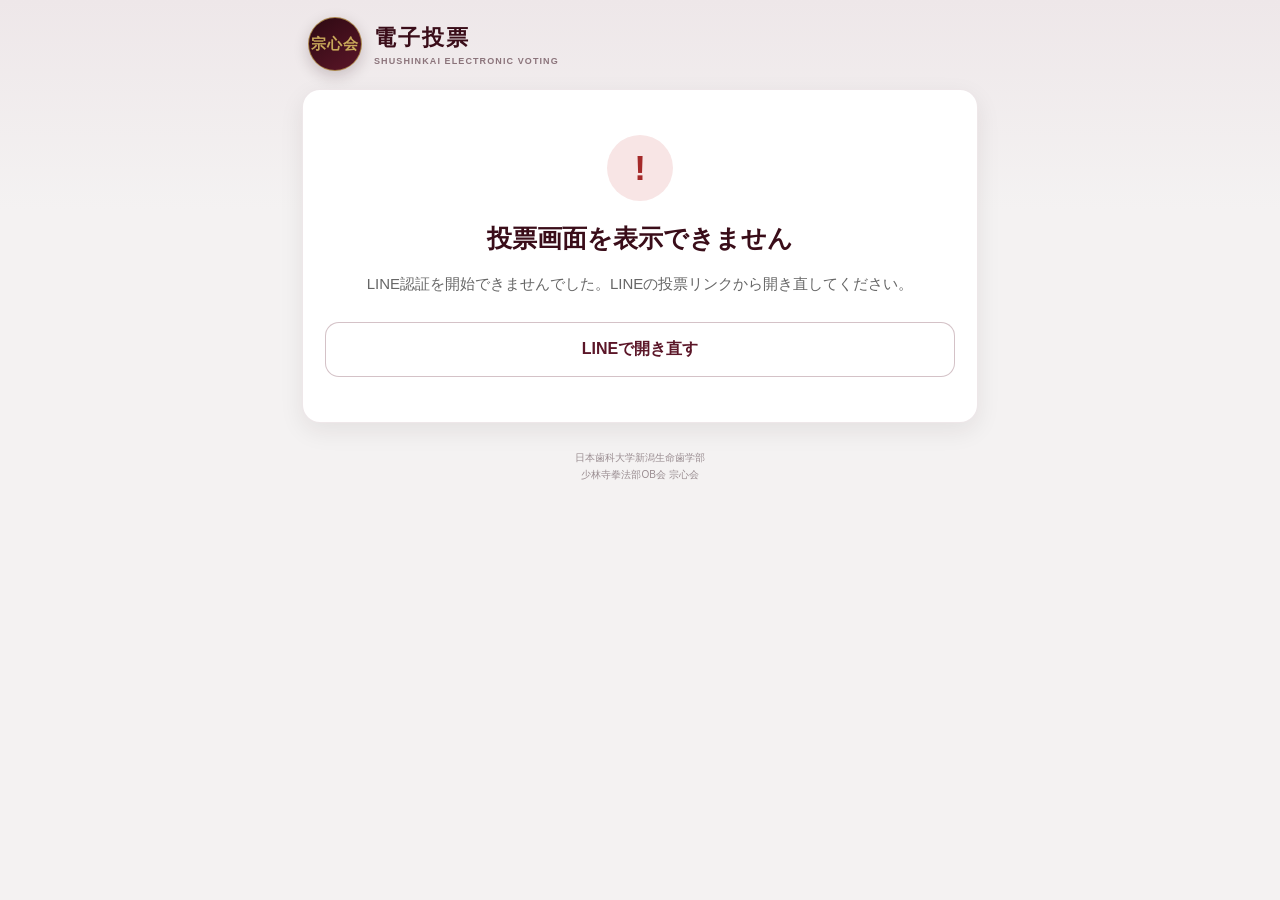
<file: election.html>
<!DOCTYPE html>
<html lang="ja">
<head>
  <base target="_top">

  <meta charset="UTF-8">
  <meta
    name="viewport"
    content="width=device-width, initial-scale=1, viewport-fit=cover"
  >

  <title>宗心会 電子投票</title>

  <script charset="utf-8"
    src="https://static.line-scdn.net/liff/edge/2/sdk.js">
  </script>

  <link rel="stylesheet" href="./election.css?v=20261012-closed-result">
<script src="friendship.js?v=20261007"></script></head>

<body>
  <aside id="previewBanner" class="hidden" style="position:sticky;top:0;z-index:50;background:#fff0c2;color:#493500;padding:12px 16px;border-bottom:2px solid #b57d00;font-weight:700;font-size:14px;line-height:1.6">
    管理者プレビュー：この操作では投票されません<br>
    <a href="https://tawaday.github.io/shushinkai-liff/index.html" target="_top" style="color:#493500;text-decoration:underline">プレビューを終了してメニューへ</a>
  </aside>

  <main class="appShell">

    <!-- =========================================
         ヘッダー
    ========================================== -->
    <header class="appHeader">
      <div class="headerMark">宗心会</div>

      <div class="headerText">
        <div class="headerTitle">電子投票</div>
        <div class="headerSub">SHUSHINKAI ELECTRONIC VOTING</div>
      </div>
    </header>


    <!-- =========================================
         読み込み中
    ========================================== -->
    <section id="loadingView" class="view">
      <div class="card loadingCard">

        <div class="spinner" aria-hidden="true"></div>

        <div class="loadingText">
          選挙情報を読み込んでいます
        </div>

      </div>
    </section>

    <!-- =========================================
         投票開始前
    ========================================== -->
    <section id="linkIdentityView" class="view hidden">
      <div class="card electionCard identityCard">
        <h1>本人確認・LINE連携</h1>
        <p>このLINEアカウントは未連携です。名簿の登録内容を確認し、投票画面へ進みます。</p>
        <form id="identityForm" onsubmit="submitIdentityLink_(event)">
          <label for="identityName">氏名</label>
          <input id="identityName" autocomplete="name" maxlength="100" required placeholder="例：山田 太郎">
          <label for="identityTerm">部内期数</label>
          <input id="identityTerm" inputmode="numeric" maxlength="10" required placeholder="例：25">
          <label for="identityBirth">生年月日</label>
          <span class="identityDateInputFrame">
            <input id="identityBirth" type="date" required>
          </span>
          <p>確認できた会員情報に、このLINEアカウントを連携します。</p>
          <button id="identitySubmit" type="submit" class="button primaryButton">本人確認してLINEを連携する</button>
          <p id="identityError" role="alert" aria-live="polite"></p>
        </form>
      </div>
    </section>
    <section id="beforeView" class="view hidden">
      <div class="card electionCard announcementCard">
        <div class="statusBadge">公示中</div>
        <h1 id="announcementTitle" class="electionTitle"></h1>
        <p id="announcementDescription" class="electionDescription"></p>
        <dl class="announcementFacts">
          <dt>投票方式</dt><dd id="announcementVoteType"></dd>
          <dt>投票期間（日本時間）</dt><dd id="beforePeriodText"></dd>
          <dt>決定条件</dt><dd id="announcementRule"></dd>
          <dt>結果公開設定</dt><dd id="announcementResults"></dd>
        </dl>
        <p id="beforeMessage" class="announcementStart" role="status"></p>
      </div>
      <h2 class="announcementHeading">候補者情報</h2>
      <div id="announcementCandidates"></div>
      <div id="beforeWithdrawnCandidates" class="withdrawnCandidates hidden"></div>
      <button type="button" class="button secondaryButton" onclick="loadElectionPageState()">最新の公開状態を確認する</button>
    </section>
    <section id="pausedView" class="view hidden">
      <div class="card completeCard">
        <h1 class="resultTitle">公開を一時停止しています</h1>
        <p class="resultMessage">現在、この選挙の公開を一時停止しています。再公開までお待ちください。</p>
        <button type="button" class="button secondaryButton" onclick="loadElectionPageState()">公開状態を確認する</button>
      </div>
    </section>


    <!-- =========================================
         投票終了
    ========================================== -->
    <section id="closedView" class="view hidden">

      <div class="card completeCard">

        <div class="resultIcon closedIcon">✓</div>

        <h1 class="resultTitle">
          投票は終了しました
        </h1>

        <p id="closedMessage" class="resultMessage">
          ご協力ありがとうございました。
        </p>

        <div
          id="closedPeriodBox"
          class="privacyMessage hidden"
        >
          <div class="statePeriodLabel">投票期間</div>
          <div id="closedPeriodText"></div>
        </div>

      </div>

      <div id="closedResultBox" class="card hidden" aria-labelledby="closedResultTitle">
        <p id="closedResultElectionName" class="closedResultElectionName"></p>
        <h2 id="closedResultTitle" class="closedResultTitle">開票結果</h2>
        <dl id="closedResultRows" class="closedResultRows"></dl>
        <p id="closedResultDecision" class="closedResultDecision"></p>
      </div>

    </section>

    <!-- =========================================
         選挙未開催
    ========================================== -->
    <section id="noElectionView" class="view hidden">
      <div class="card completeCard">
        <div class="resultIcon waitingIcon">—</div>
        <h1 class="resultTitle">現在、投票／選挙は行われていません</h1>
        <p class="resultMessage">
          投票または選挙が公開されましたら、宗心会公式LINEでお知らせします。
        </p>
      </div>
    </section>

    <!-- =========================================
         投票権なし
    ========================================== -->
    <section id="ineligibleView" class="view hidden">
      <div class="card errorCard">
        <div class="resultIcon waitingIcon">—</div>
        <h1 class="resultTitle">この選挙には投票できません</h1>
        <p id="ineligibleReason" class="resultMessage">
          現在の会員情報では投票できません。
        </p>
        <div class="privacyMessage">
          投票権について不明な点は事務局へお問い合わせください。
        </div>
      </div>
    </section>

    <!-- =========================================
         エラー
    ========================================== -->
    <section id="errorView" class="view hidden">
      <div class="card errorCard">

        <div class="resultIcon errorIcon">!</div>

        <h1 class="resultTitle">
          投票画面を表示できません
        </h1>

        <p id="errorMessage" class="resultMessage">
          エラーが発生しました。
        </p>

        <button
          id="errorRetryButton"
          type="button"
          class="button secondaryButton"
          onclick="reloadElection()"
        >
          再読み込み
        </button>

      </div>
    </section>


    <!-- =========================================
         投票画面
    ========================================== -->
    <section id="voteView" class="view hidden">

      <div class="card electionCard">

        <div id="statusBadge" class="statusBadge">
          投票受付中
        </div>

        <h1 id="electionTitle" class="electionTitle">
          宗心会 次期会長選挙
        </h1>

        <p id="electionDescription" class="electionDescription">
        </p>

        <div
          id="electionPeriod"
          class="periodBox hidden"
        >
          <div class="periodLabel">投票期間</div>
          <div id="periodText" class="periodText"></div>
        </div>

        <div
          id="resultRuleBox"
          class="ruleBox hidden"
        >
          <div class="ruleLabel">選出・信任条件</div>
          <div id="resultRuleText" class="ruleText"></div>
        </div>

      </div>

      <section aria-labelledby="voteCandidatesTitle">
        <h2 id="voteCandidatesTitle" class="noticeTitle">候補者一覧</h2>
        <p class="voteCandidateHelp">候補者の詳細を確認してから、投票内容を選択してください。</p>
        <div id="voteCandidates"></div>
      </section>
      <h2 class="noticeTitle">投票内容を選択</h2>

      <!-- 候補者・選択肢 -->
      <div id="optionList" class="optionList"></div>
      <div id="voteWithdrawnCandidates" class="withdrawnCandidates hidden"></div>


      <!-- 注意事項 -->
      <div class="card noticeCard">

        <h2 class="noticeTitle">投票にあたって</h2>

        <ul class="noticeList">
          <li>投票できるのは1人1回です。</li>
          <li>送信後は投票内容を変更できません。</li>
          <li>投票内容は無記名で保存されます。</li>
        </ul>

      </div>


      <div class="bottomAction">

        <button
          id="confirmButton"
          type="button"
          class="button primaryButton"
          onclick="openConfirmView()"
          disabled
        >
          投票内容を確認する
        </button>

      </div>

    </section>


    <!-- =========================================
         確認画面
    ========================================== -->
    <section id="confirmView" class="view hidden">

      <div class="card confirmCard">

        <div class="sectionEyebrow">
          投票内容の確認
        </div>

        <h1 class="confirmTitle">
          この内容で投票します
        </h1>

        <div class="selectedBox">

          <div class="selectedLabel">
            選択した内容
          </div>

          <div id="selectedOptionLabel" class="selectedValue">
          </div>

          <div
            id="selectedCandidateName"
            class="selectedCandidate hidden"
          >
          </div>

        </div>

        <div class="finalWarning">
          「投票する」を押すと、投票内容の変更はできません。
        </div>

      </div>


      <div class="confirmActions">

        <button
          id="backButton"
          type="button"
          class="button secondaryButton"
          onclick="backToVoteView()"
        >
          戻る
        </button>

        <button
          id="submitButton"
          type="button"
          class="button primaryButton"
          onclick="submitVote()"
        >
          投票する
        </button>

      </div>

    </section>


    <!-- =========================================
         送信中
    ========================================== -->
    <section id="sendingView" class="view hidden">

      <div class="card loadingCard">

        <div class="spinner" aria-hidden="true"></div>

        <div class="loadingText">
          投票を受け付けています
        </div>

        <div class="loadingSub">
          画面を閉じずにお待ちください
        </div>

      </div>

    </section>


    <!-- =========================================
         投票完了
    ========================================== -->
    <section id="completeView" class="view hidden">

      <div class="card completeCard">

        <div class="resultIcon completeIcon">✓</div>

        <h1 class="resultTitle">
          投票ありがとうございました
        </h1>

        <p class="resultMessage">
          あなたの投票を受け付けました。
        </p>

        <div class="privacyMessage">
          投票内容は、投票者情報とは分離して
          無記名で保存されています。
        </div>

      </div>

    </section>


    <!-- =========================================
         投票済み
    ========================================== -->
    <section id="alreadyVotedView" class="view hidden">

      <div class="card completeCard">

        <div class="resultIcon votedIcon">✓</div>

        <h1 class="resultTitle">
          投票済みです
        </h1>

        <div class="alreadyElectionBox">
          <div id="alreadyElectionTitle" class="alreadyElectionTitle"></div>
        </div>

        <p class="resultMessage">
          この選挙への投票は、すでに受け付けています。
        </p>

        <div class="privacyMessage">
          投票内容は表示されません。
        </div>

      </div>

    </section>


    <footer class="appFooter">
      日本歯科大学新潟生命歯学部<br>
      少林寺拳法部OB会 宗心会
    </footer>

  </main>

  <script src="./app.js?v=20261012-vote-common-gate"></script>

</body>
</html>
</file>
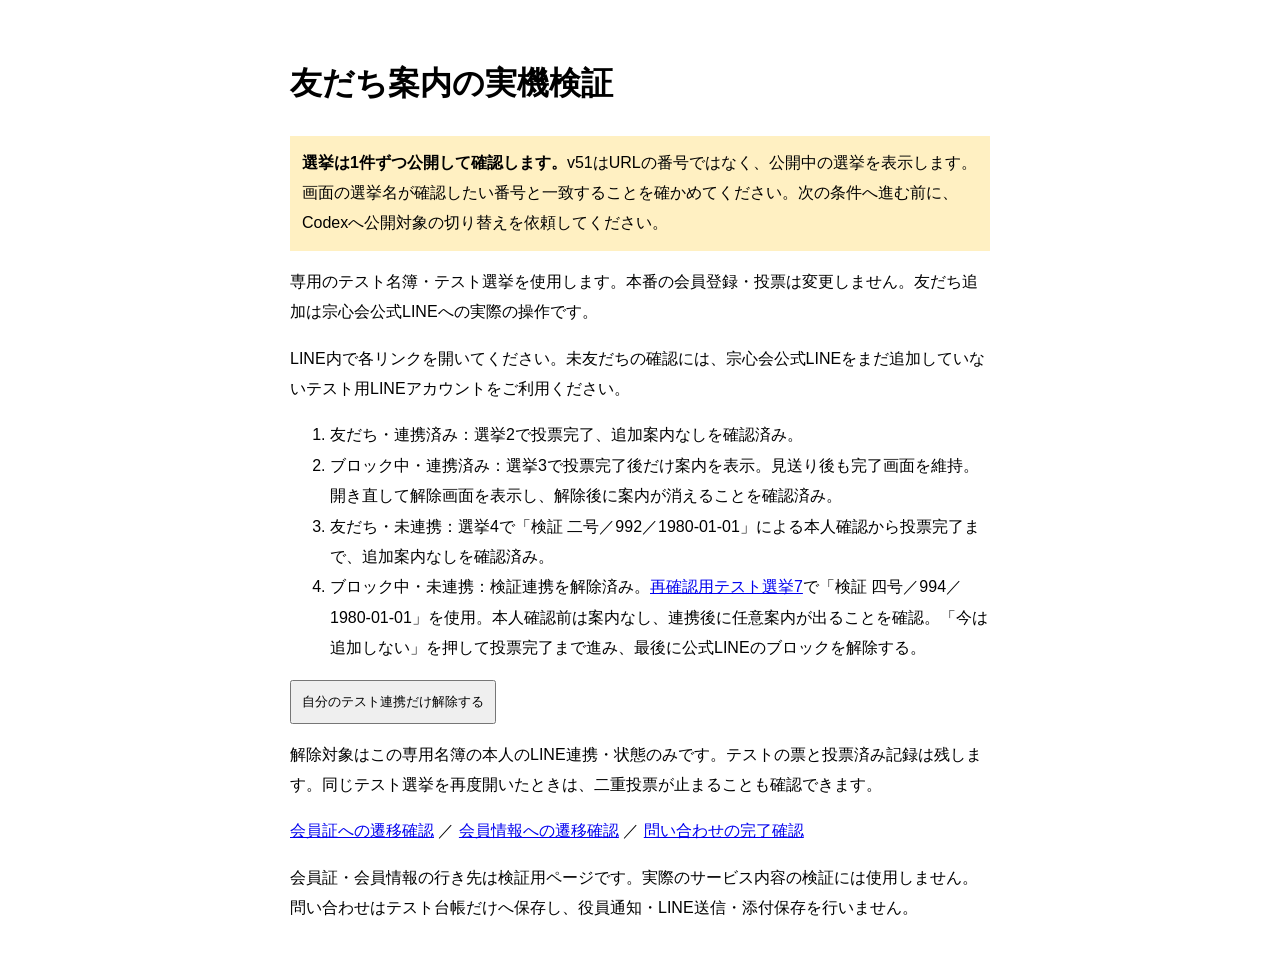
<file: friendship-device-staging-20261007/cases.html>
<!doctype html><html lang="ja"><head><meta charset="utf-8"><meta name="viewport" content="width=device-width,initial-scale=1"><title>宗心会 実機検証手順</title><script src="https://static.line-scdn.net/liff/edge/2/sdk.js"></script></head><body><main style="max-width:700px;margin:auto;padding:24px;font:16px sans-serif;line-height:1.9"><h1>友だち案内の実機検証</h1><p style="background:#fff0c2;padding:12px"><strong>選挙は1件ずつ公開して確認します。</strong>v51はURLの番号ではなく、公開中の選挙を表示します。画面の選挙名が確認したい番号と一致することを確かめてください。次の条件へ進む前に、Codexへ公開対象の切り替えを依頼してください。</p><p>専用のテスト名簿・テスト選挙を使用します。本番の会員登録・投票は変更しません。友だち追加は宗心会公式LINEへの実際の操作です。</p><p>LINE内で各リンクを開いてください。未友だちの確認には、宗心会公式LINEをまだ追加していないテスト用LINEアカウントをご利用ください。</p><ol><li>友だち・連携済み：選挙2で投票完了、追加案内なしを確認済み。</li><li>ブロック中・連携済み：選挙3で投票完了後だけ案内を表示。見送り後も完了画面を維持。開き直して解除画面を表示し、解除後に案内が消えることを確認済み。</li><li>友だち・未連携：選挙4で「検証 二号／992／1980-01-01」による本人確認から投票完了まで、追加案内なしを確認済み。</li><li>ブロック中・未連携：検証連携を解除済み。<a href="https://liff.line.me/2011909807-XMVcp2z3?view=vote&election=friendship_staging_7">再確認用テスト選挙7</a>で「検証 四号／994／1980-01-01」を使用。本人確認前は案内なし、連携後に任意案内が出ることを確認。「今は追加しない」を押して投票完了まで進み、最後に公式LINEのブロックを解除する。</li></ol>
<p><button id="reset" style="min-height:44px;padding:10px">自分のテスト連携だけ解除する</button></p><p id="status" role="status"></p><p>解除対象はこの専用名簿の本人のLINE連携・状態のみです。テストの票と投票済み記録は残します。同じテスト選挙を再度開いたときは、二重投票が止まることも確認できます。</p>
<p><a href="https://liff.line.me/2011909807-XMVcp2z3?view=card">会員証への遷移確認</a> ／ <a href="https://liff.line.me/2011909807-XMVcp2z3?view=profile">会員情報への遷移確認</a> ／ <a href="https://liff.line.me/2011909807-XMVcp2z3?view=inquiry">問い合わせの完了確認</a></p><p>会員証・会員情報の行き先は検証用ページです。実際のサービス内容の検証には使用しません。問い合わせはテスト台帳だけへ保存し、役員通知・LINE送信・添付保存を行いません。</p>
</main><script>
document.getElementById('reset').onclick=async()=>{const button=document.getElementById('reset'),status=document.getElementById('status');button.disabled=true;try{await liff.init({liffId:'2011909807-XMVcp2z3',withLoginOnExternalBrowser:false});if(!liff.isLoggedIn()){liff.login({redirectUri:location.href});return;}const token=liff.getIDToken();if(!token)throw Error('LINE認証情報を取得できませんでした。');const r=await fetch('https://script.google.com/macros/s/AKfycbzkCuCTs8dm7y2S8Q8vURbWOa8oHb3WPHgzCKWnHcLLELIu8yNtnzxjjVsKsqwfKmg/exec',{method:'POST',body:new URLSearchParams({action:'stageResetIdentity',idToken:token}),redirect:'follow'});const data=await r.json();if(!data.ok)throw Error(data.error||'解除できませんでした。');status.textContent='テスト連携を解除しました。票・投票済み記録は変更していません。';}catch(e){status.textContent=e.message;}finally{button.disabled=false;}};
</script></body></html>
</file>
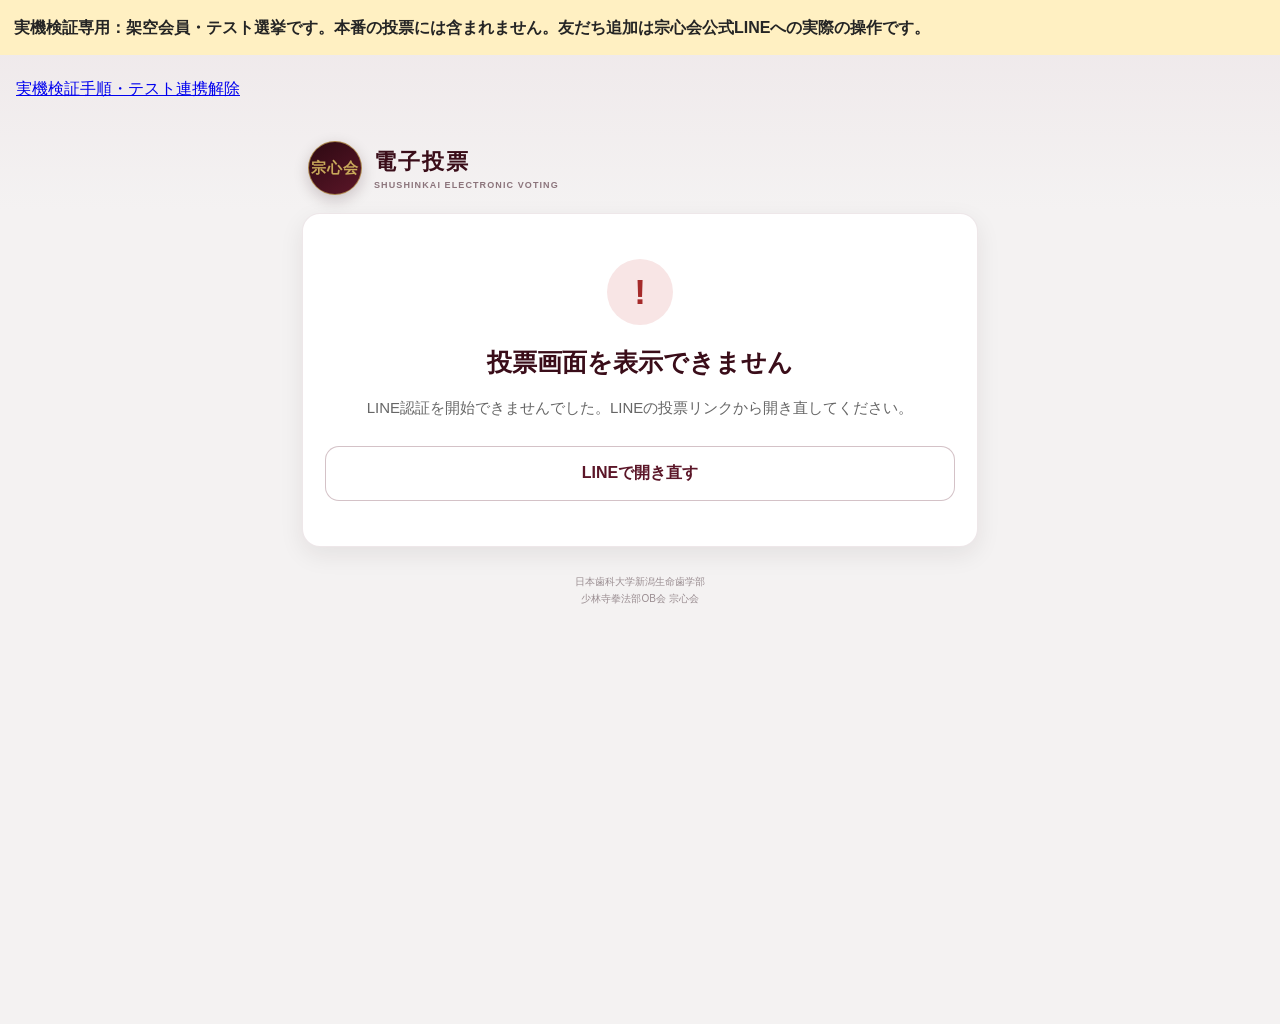
<file: friendship-device-staging-20261007/election.html>
<!DOCTYPE html>
<html lang="ja">
<head>
  <base target="_top">

  <meta charset="UTF-8">
  <meta
    name="viewport"
    content="width=device-width, initial-scale=1, viewport-fit=cover"
  >

  <title>宗心会 電子投票</title>

  <script charset="utf-8"
    src="https://static.line-scdn.net/liff/edge/2/sdk.js">
  </script>

  <link rel="stylesheet" href="./election.css?v=20260927-date-width1">
<script src="friendship.js?v=20261007"></script><script src="device-stage.js"></script></head>

<body><p style="padding:8px 16px"><a href="cases.html">実機検証手順・テスト連携解除</a></p>
  <aside id="previewBanner" class="hidden" style="position:sticky;top:0;z-index:50;background:#fff0c2;color:#493500;padding:12px 16px;border-bottom:2px solid #b57d00;font-weight:700;font-size:14px;line-height:1.6">
    管理者プレビュー：この操作では投票されません<br>
    <a href="https://tawaday.github.io/shushinkai-liff/friendship-device-staging-20261007/index.html" target="_top" style="color:#493500;text-decoration:underline">プレビューを終了してメニューへ</a>
  </aside>

  <main class="appShell">

    <!-- =========================================
         ヘッダー
    ========================================== -->
    <header class="appHeader">
      <div class="headerMark">宗心会</div>

      <div class="headerText">
        <div class="headerTitle">電子投票</div>
        <div class="headerSub">SHUSHINKAI ELECTRONIC VOTING</div>
      </div>
    </header>


    <!-- =========================================
         読み込み中
    ========================================== -->
    <section id="loadingView" class="view">
      <div class="card loadingCard">

        <div class="spinner" aria-hidden="true"></div>

        <div class="loadingText">
          選挙情報を読み込んでいます
        </div>

      </div>
    </section>

    <!-- =========================================
         投票開始前
    ========================================== -->
    <section id="linkIdentityView" class="view hidden">
      <div class="card electionCard identityCard">
        <h1>本人確認・LINE連携</h1>
        <p>このLINEアカウントは未連携です。名簿の登録内容を確認し、投票画面へ進みます。</p>
        <form id="identityForm" onsubmit="submitIdentityLink_(event)">
          <label for="identityName">氏名</label>
          <input id="identityName" autocomplete="name" maxlength="100" required placeholder="例：山田 太郎">
          <label for="identityTerm">部内期数</label>
          <input id="identityTerm" inputmode="numeric" maxlength="10" required placeholder="例：25">
          <label for="identityBirth">生年月日</label>
          <span class="identityDateInputFrame">
            <input id="identityBirth" type="date" required>
          </span>
          <p>確認できた会員情報に、このLINEアカウントを連携します。</p>
          <button id="identitySubmit" type="submit" class="button primaryButton">本人確認してLINEを連携する</button>
          <p id="identityError" role="alert" aria-live="polite"></p>
        </form>
      </div>
    </section>
    <section id="beforeView" class="view hidden">
      <div class="card electionCard announcementCard">
        <div class="statusBadge">公示中</div>
        <h1 id="announcementTitle" class="electionTitle"></h1>
        <p id="announcementDescription" class="electionDescription"></p>
        <dl class="announcementFacts">
          <dt>投票方式</dt><dd id="announcementVoteType"></dd>
          <dt>投票期間（日本時間）</dt><dd id="beforePeriodText"></dd>
          <dt>決定条件</dt><dd id="announcementRule"></dd>
          <dt>結果公開設定</dt><dd id="announcementResults"></dd>
        </dl>
        <p id="beforeMessage" class="announcementStart" role="status"></p>
      </div>
      <h2 class="announcementHeading">候補者情報</h2>
      <div id="announcementCandidates"></div>
      <div id="beforeWithdrawnCandidates" class="withdrawnCandidates hidden"></div>
      <button type="button" class="button secondaryButton" onclick="loadElectionPageState()">最新の公開状態を確認する</button>
    </section>
    <section id="pausedView" class="view hidden">
      <div class="card completeCard">
        <h1 class="resultTitle">公開を一時停止しています</h1>
        <p class="resultMessage">現在、この選挙の公開を一時停止しています。再公開までお待ちください。</p>
        <button type="button" class="button secondaryButton" onclick="loadElectionPageState()">公開状態を確認する</button>
      </div>
    </section>


    <!-- =========================================
         投票終了
    ========================================== -->
    <section id="closedView" class="view hidden">

      <div class="card completeCard">

        <div class="resultIcon closedIcon">✓</div>

        <h1 class="resultTitle">
          投票は終了しました
        </h1>

        <p id="closedMessage" class="resultMessage">
          ご協力ありがとうございました。
        </p>

        <div
          id="closedPeriodBox"
          class="privacyMessage hidden"
        >
          <div class="statePeriodLabel">投票期間</div>
          <div id="closedPeriodText"></div>
        </div>

      </div>

    </section>

    <!-- =========================================
         選挙未開催
    ========================================== -->
    <section id="noElectionView" class="view hidden">
      <div class="card completeCard">
        <div class="resultIcon waitingIcon">—</div>
        <h1 class="resultTitle">現在、投票／選挙は行われていません</h1>
        <p class="resultMessage">
          投票または選挙が公開されましたら、宗心会公式LINEでお知らせします。
        </p>
      </div>
    </section>

    <!-- =========================================
         投票権なし
    ========================================== -->
    <section id="ineligibleView" class="view hidden">
      <div class="card errorCard">
        <div class="resultIcon waitingIcon">—</div>
        <h1 class="resultTitle">この選挙には投票できません</h1>
        <p id="ineligibleReason" class="resultMessage">
          現在の会員情報では投票できません。
        </p>
        <div class="privacyMessage">
          投票権について不明な点は事務局へお問い合わせください。
        </div>
      </div>
    </section>

    <!-- =========================================
         エラー
    ========================================== -->
    <section id="errorView" class="view hidden">
      <div class="card errorCard">

        <div class="resultIcon errorIcon">!</div>

        <h1 class="resultTitle">
          投票画面を表示できません
        </h1>

        <p id="errorMessage" class="resultMessage">
          エラーが発生しました。
        </p>

        <button
          id="errorRetryButton"
          type="button"
          class="button secondaryButton"
          onclick="reloadElection()"
        >
          再読み込み
        </button>

      </div>
    </section>


    <!-- =========================================
         投票画面
    ========================================== -->
    <section id="voteView" class="view hidden">

      <div class="card electionCard">

        <div id="statusBadge" class="statusBadge">
          投票受付中
        </div>

        <h1 id="electionTitle" class="electionTitle">
          宗心会 次期会長選挙
        </h1>

        <p id="electionDescription" class="electionDescription">
        </p>

        <div
          id="electionPeriod"
          class="periodBox hidden"
        >
          <div class="periodLabel">投票期間</div>
          <div id="periodText" class="periodText"></div>
        </div>

        <div
          id="resultRuleBox"
          class="ruleBox hidden"
        >
          <div class="ruleLabel">選出・信任条件</div>
          <div id="resultRuleText" class="ruleText"></div>
        </div>

      </div>

      <section aria-labelledby="voteCandidatesTitle">
        <h2 id="voteCandidatesTitle" class="noticeTitle">候補者一覧</h2>
        <p class="voteCandidateHelp">候補者の詳細を確認してから、投票内容を選択してください。</p>
        <div id="voteCandidates"></div>
      </section>
      <h2 class="noticeTitle">投票内容を選択</h2>

      <!-- 候補者・選択肢 -->
      <div id="optionList" class="optionList"></div>
      <div id="voteWithdrawnCandidates" class="withdrawnCandidates hidden"></div>


      <!-- 注意事項 -->
      <div class="card noticeCard">

        <h2 class="noticeTitle">投票にあたって</h2>

        <ul class="noticeList">
          <li>投票できるのは1人1回です。</li>
          <li>送信後は投票内容を変更できません。</li>
          <li>投票内容は無記名で保存されます。</li>
        </ul>

      </div>


      <div class="bottomAction">

        <button
          id="confirmButton"
          type="button"
          class="button primaryButton"
          onclick="openConfirmView()"
          disabled
        >
          投票内容を確認する
        </button>

      </div>

    </section>


    <!-- =========================================
         確認画面
    ========================================== -->
    <section id="confirmView" class="view hidden">

      <div class="card confirmCard">

        <div class="sectionEyebrow">
          投票内容の確認
        </div>

        <h1 class="confirmTitle">
          この内容で投票します
        </h1>

        <div class="selectedBox">

          <div class="selectedLabel">
            選択した内容
          </div>

          <div id="selectedOptionLabel" class="selectedValue">
          </div>

          <div
            id="selectedCandidateName"
            class="selectedCandidate hidden"
          >
          </div>

        </div>

        <div class="finalWarning">
          「投票する」を押すと、投票内容の変更はできません。
        </div>

      </div>


      <div class="confirmActions">

        <button
          id="backButton"
          type="button"
          class="button secondaryButton"
          onclick="backToVoteView()"
        >
          戻る
        </button>

        <button
          id="submitButton"
          type="button"
          class="button primaryButton"
          onclick="submitVote()"
        >
          投票する
        </button>

      </div>

    </section>


    <!-- =========================================
         送信中
    ========================================== -->
    <section id="sendingView" class="view hidden">

      <div class="card loadingCard">

        <div class="spinner" aria-hidden="true"></div>

        <div class="loadingText">
          投票を受け付けています
        </div>

        <div class="loadingSub">
          画面を閉じずにお待ちください
        </div>

      </div>

    </section>


    <!-- =========================================
         投票完了
    ========================================== -->
    <section id="completeView" class="view hidden">

      <div class="card completeCard">

        <div class="resultIcon completeIcon">✓</div>

        <h1 class="resultTitle">
          投票ありがとうございました
        </h1>

        <p class="resultMessage">
          あなたの投票を受け付けました。
        </p>

        <div class="privacyMessage">
          投票内容は、投票者情報とは分離して
          無記名で保存されています。
        </div>

      </div>

    </section>


    <!-- =========================================
         投票済み
    ========================================== -->
    <section id="alreadyVotedView" class="view hidden">

      <div class="card completeCard">

        <div class="resultIcon votedIcon">✓</div>

        <h1 class="resultTitle">
          投票済みです
        </h1>

        <div class="alreadyElectionBox">
          <div id="alreadyElectionTitle" class="alreadyElectionTitle"></div>
        </div>

        <p class="resultMessage">
          この選挙への投票は、すでに受け付けています。
        </p>

        <div class="privacyMessage">
          投票内容は表示されません。
        </div>

      </div>

    </section>


    <footer class="appFooter">
      日本歯科大学新潟生命歯学部<br>
      少林寺拳法部OB会 宗心会
    </footer>

  </main>

  <script src="./app.js?v=20261007-auth-refresh"></script>

</body>
</html>
</file>
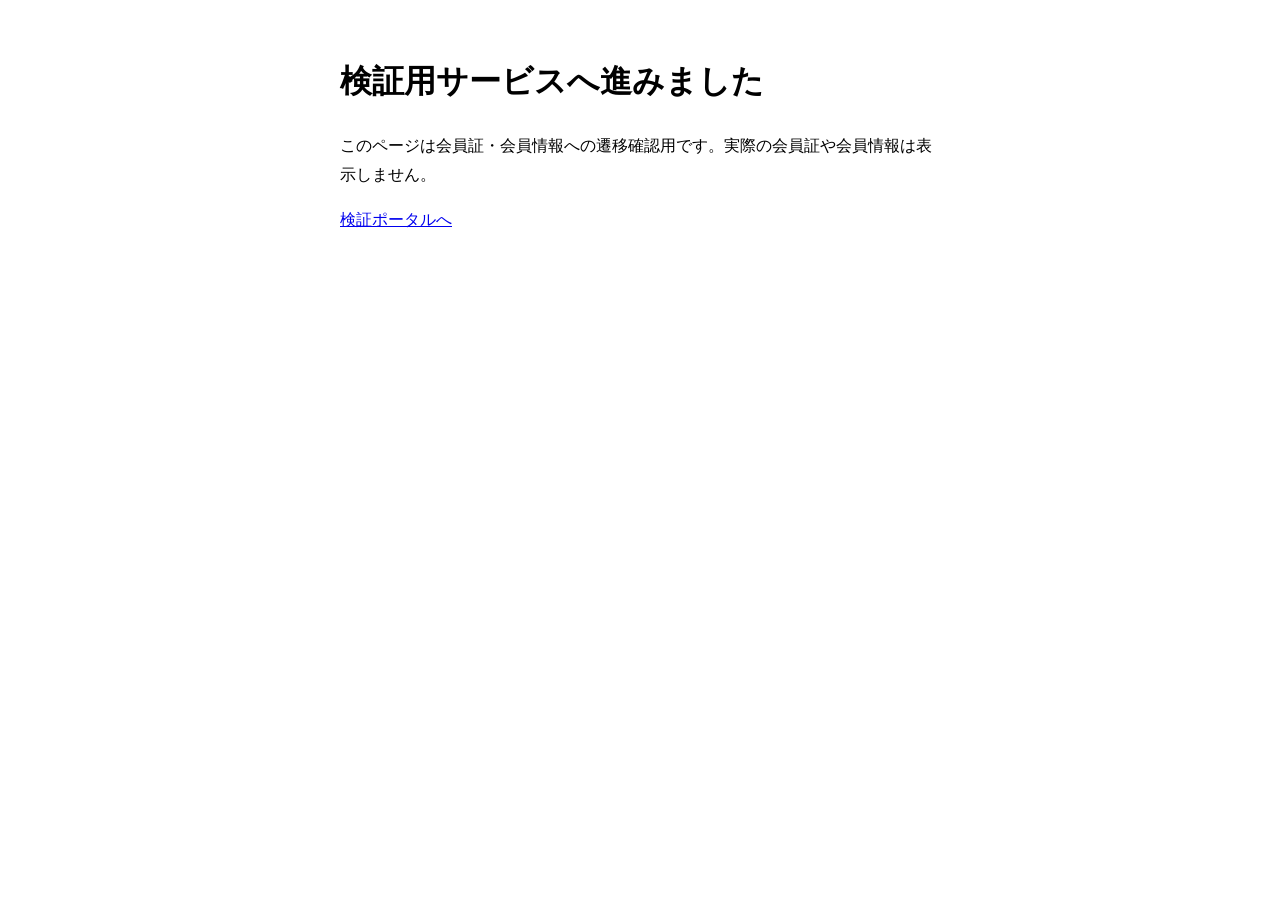
<file: friendship-device-staging-20261007/service.html>
<!doctype html><html lang="ja"><meta charset="utf-8"><meta name="viewport" content="width=device-width,initial-scale=1"><title>宗心会 実機検証</title><main style="max-width:600px;margin:auto;padding:24px;font:16px sans-serif;line-height:1.8"><h1>検証用サービスへ進みました</h1><p>このページは会員証・会員情報への遷移確認用です。実際の会員証や会員情報は表示しません。</p><a href="index.html?view=register">検証ポータルへ</a></main></html>
</file>
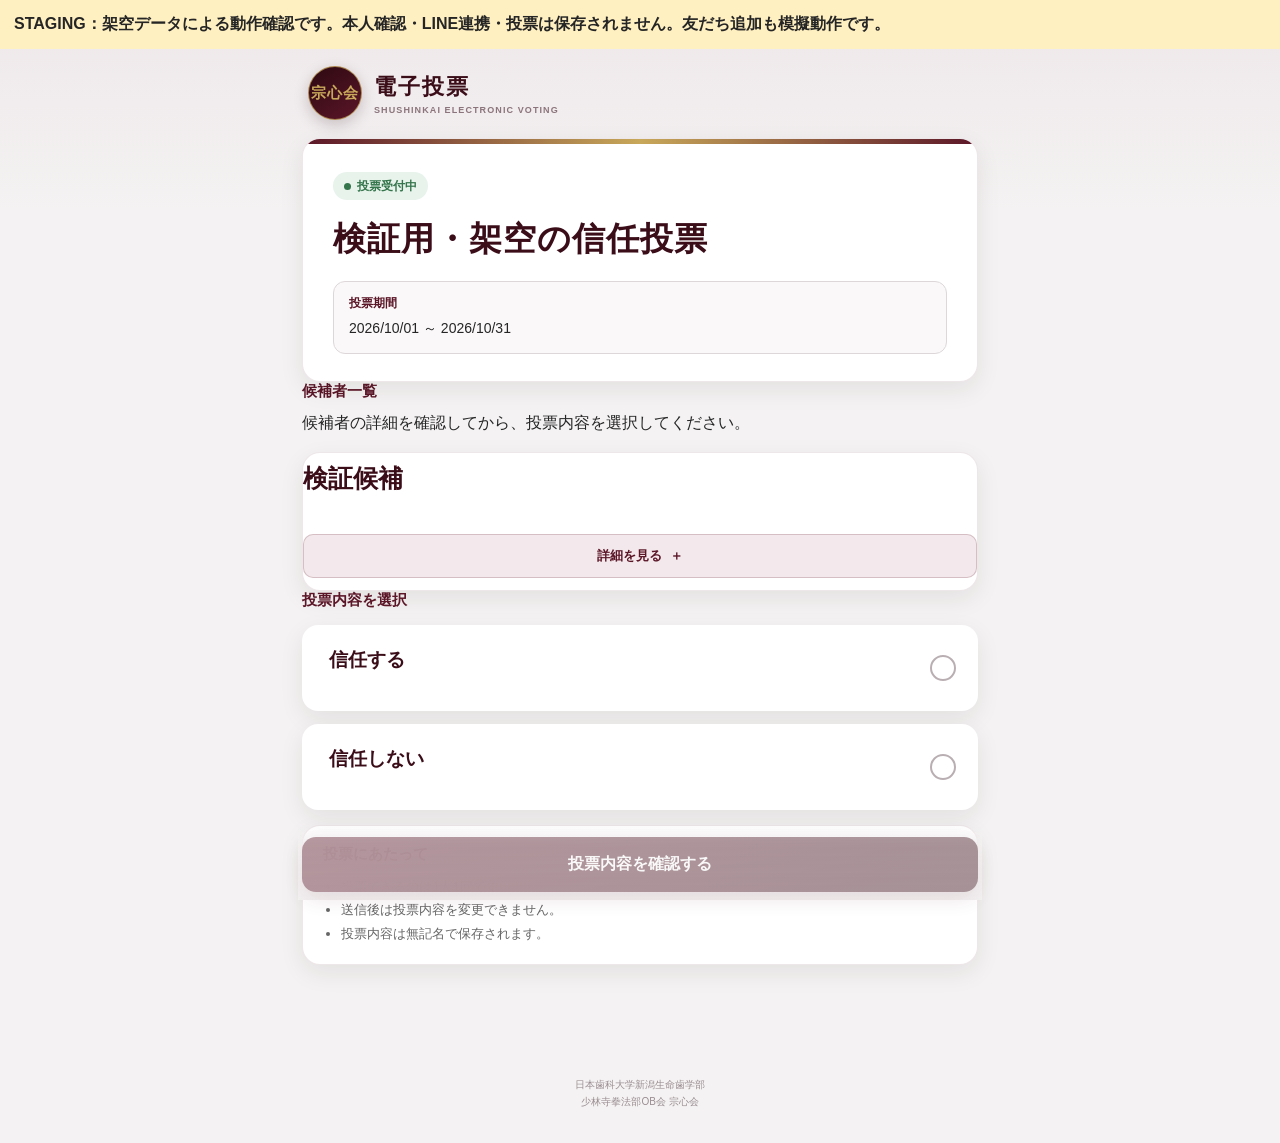
<file: friendship-staging-20261007/election.html>
<!DOCTYPE html>
<html lang="ja">
<head>
  <base target="_top">

  <meta charset="UTF-8">
  <meta
    name="viewport"
    content="width=device-width, initial-scale=1, viewport-fit=cover"
  >

  <title>宗心会 電子投票</title>

  <script charset="utf-8"
    src="https://static.line-scdn.net/liff/edge/2/sdk.js">
  </script>

  <link rel="stylesheet" href="./election.css?v=20260927-date-width1">
<script src="friendship.js?v=20261007"></script><script src="staging-fixture.js"></script></head>

<body>
  <aside id="previewBanner" class="hidden" style="position:sticky;top:0;z-index:50;background:#fff0c2;color:#493500;padding:12px 16px;border-bottom:2px solid #b57d00;font-weight:700;font-size:14px;line-height:1.6">
    管理者プレビュー：この操作では投票されません<br>
    <a href="https://tawaday.github.io/shushinkai-liff/index.html" target="_top" style="color:#493500;text-decoration:underline">プレビューを終了してメニューへ</a>
  </aside>

  <main class="appShell">

    <!-- =========================================
         ヘッダー
    ========================================== -->
    <header class="appHeader">
      <div class="headerMark">宗心会</div>

      <div class="headerText">
        <div class="headerTitle">電子投票</div>
        <div class="headerSub">SHUSHINKAI ELECTRONIC VOTING</div>
      </div>
    </header>


    <!-- =========================================
         読み込み中
    ========================================== -->
    <section id="loadingView" class="view">
      <div class="card loadingCard">

        <div class="spinner" aria-hidden="true"></div>

        <div class="loadingText">
          選挙情報を読み込んでいます
        </div>

      </div>
    </section>

    <!-- =========================================
         投票開始前
    ========================================== -->
    <section id="linkIdentityView" class="view hidden">
      <div class="card electionCard identityCard">
        <h1>本人確認・LINE連携</h1>
        <p>このLINEアカウントは未連携です。名簿の登録内容を確認し、投票画面へ進みます。</p>
        <form id="identityForm" onsubmit="submitIdentityLink_(event)">
          <label for="identityName">氏名</label>
          <input id="identityName" autocomplete="name" maxlength="100" required placeholder="例：山田 太郎">
          <label for="identityTerm">部内期数</label>
          <input id="identityTerm" inputmode="numeric" maxlength="10" required placeholder="例：25">
          <label for="identityBirth">生年月日</label>
          <span class="identityDateInputFrame">
            <input id="identityBirth" type="date" required>
          </span>
          <p>確認できた会員情報に、このLINEアカウントを連携します。</p>
          <button id="identitySubmit" type="submit" class="button primaryButton">本人確認してLINEを連携する</button>
          <p id="identityError" role="alert" aria-live="polite"></p>
        </form>
      </div>
    </section>
    <section id="beforeView" class="view hidden">
      <div class="card electionCard announcementCard">
        <div class="statusBadge">公示中</div>
        <h1 id="announcementTitle" class="electionTitle"></h1>
        <p id="announcementDescription" class="electionDescription"></p>
        <dl class="announcementFacts">
          <dt>投票方式</dt><dd id="announcementVoteType"></dd>
          <dt>投票期間（日本時間）</dt><dd id="beforePeriodText"></dd>
          <dt>決定条件</dt><dd id="announcementRule"></dd>
          <dt>結果公開設定</dt><dd id="announcementResults"></dd>
        </dl>
        <p id="beforeMessage" class="announcementStart" role="status"></p>
      </div>
      <h2 class="announcementHeading">候補者情報</h2>
      <div id="announcementCandidates"></div>
      <div id="beforeWithdrawnCandidates" class="withdrawnCandidates hidden"></div>
      <button type="button" class="button secondaryButton" onclick="loadElectionPageState()">最新の公開状態を確認する</button>
    </section>
    <section id="pausedView" class="view hidden">
      <div class="card completeCard">
        <h1 class="resultTitle">公開を一時停止しています</h1>
        <p class="resultMessage">現在、この選挙の公開を一時停止しています。再公開までお待ちください。</p>
        <button type="button" class="button secondaryButton" onclick="loadElectionPageState()">公開状態を確認する</button>
      </div>
    </section>


    <!-- =========================================
         投票終了
    ========================================== -->
    <section id="closedView" class="view hidden">

      <div class="card completeCard">

        <div class="resultIcon closedIcon">✓</div>

        <h1 class="resultTitle">
          投票は終了しました
        </h1>

        <p id="closedMessage" class="resultMessage">
          ご協力ありがとうございました。
        </p>

        <div
          id="closedPeriodBox"
          class="privacyMessage hidden"
        >
          <div class="statePeriodLabel">投票期間</div>
          <div id="closedPeriodText"></div>
        </div>

      </div>

    </section>

    <!-- =========================================
         選挙未開催
    ========================================== -->
    <section id="noElectionView" class="view hidden">
      <div class="card completeCard">
        <div class="resultIcon waitingIcon">—</div>
        <h1 class="resultTitle">現在、投票／選挙は行われていません</h1>
        <p class="resultMessage">
          投票または選挙が公開されましたら、宗心会公式LINEでお知らせします。
        </p>
      </div>
    </section>

    <!-- =========================================
         投票権なし
    ========================================== -->
    <section id="ineligibleView" class="view hidden">
      <div class="card errorCard">
        <div class="resultIcon waitingIcon">—</div>
        <h1 class="resultTitle">この選挙には投票できません</h1>
        <p id="ineligibleReason" class="resultMessage">
          現在の会員情報では投票できません。
        </p>
        <div class="privacyMessage">
          投票権について不明な点は事務局へお問い合わせください。
        </div>
      </div>
    </section>

    <!-- =========================================
         エラー
    ========================================== -->
    <section id="errorView" class="view hidden">
      <div class="card errorCard">

        <div class="resultIcon errorIcon">!</div>

        <h1 class="resultTitle">
          投票画面を表示できません
        </h1>

        <p id="errorMessage" class="resultMessage">
          エラーが発生しました。
        </p>

        <button
          id="errorRetryButton"
          type="button"
          class="button secondaryButton"
          onclick="reloadElection()"
        >
          再読み込み
        </button>

      </div>
    </section>


    <!-- =========================================
         投票画面
    ========================================== -->
    <section id="voteView" class="view hidden">

      <div class="card electionCard">

        <div id="statusBadge" class="statusBadge">
          投票受付中
        </div>

        <h1 id="electionTitle" class="electionTitle">
          宗心会 次期会長選挙
        </h1>

        <p id="electionDescription" class="electionDescription">
        </p>

        <div
          id="electionPeriod"
          class="periodBox hidden"
        >
          <div class="periodLabel">投票期間</div>
          <div id="periodText" class="periodText"></div>
        </div>

        <div
          id="resultRuleBox"
          class="ruleBox hidden"
        >
          <div class="ruleLabel">選出・信任条件</div>
          <div id="resultRuleText" class="ruleText"></div>
        </div>

      </div>

      <section aria-labelledby="voteCandidatesTitle">
        <h2 id="voteCandidatesTitle" class="noticeTitle">候補者一覧</h2>
        <p class="voteCandidateHelp">候補者の詳細を確認してから、投票内容を選択してください。</p>
        <div id="voteCandidates"></div>
      </section>
      <h2 class="noticeTitle">投票内容を選択</h2>

      <!-- 候補者・選択肢 -->
      <div id="optionList" class="optionList"></div>
      <div id="voteWithdrawnCandidates" class="withdrawnCandidates hidden"></div>


      <!-- 注意事項 -->
      <div class="card noticeCard">

        <h2 class="noticeTitle">投票にあたって</h2>

        <ul class="noticeList">
          <li>投票できるのは1人1回です。</li>
          <li>送信後は投票内容を変更できません。</li>
          <li>投票内容は無記名で保存されます。</li>
        </ul>

      </div>


      <div class="bottomAction">

        <button
          id="confirmButton"
          type="button"
          class="button primaryButton"
          onclick="openConfirmView()"
          disabled
        >
          投票内容を確認する
        </button>

      </div>

    </section>


    <!-- =========================================
         確認画面
    ========================================== -->
    <section id="confirmView" class="view hidden">

      <div class="card confirmCard">

        <div class="sectionEyebrow">
          投票内容の確認
        </div>

        <h1 class="confirmTitle">
          この内容で投票します
        </h1>

        <div class="selectedBox">

          <div class="selectedLabel">
            選択した内容
          </div>

          <div id="selectedOptionLabel" class="selectedValue">
          </div>

          <div
            id="selectedCandidateName"
            class="selectedCandidate hidden"
          >
          </div>

        </div>

        <div class="finalWarning">
          「投票する」を押すと、投票内容の変更はできません。
        </div>

      </div>


      <div class="confirmActions">

        <button
          id="backButton"
          type="button"
          class="button secondaryButton"
          onclick="backToVoteView()"
        >
          戻る
        </button>

        <button
          id="submitButton"
          type="button"
          class="button primaryButton"
          onclick="submitVote()"
        >
          投票する
        </button>

      </div>

    </section>


    <!-- =========================================
         送信中
    ========================================== -->
    <section id="sendingView" class="view hidden">

      <div class="card loadingCard">

        <div class="spinner" aria-hidden="true"></div>

        <div class="loadingText">
          投票を受け付けています
        </div>

        <div class="loadingSub">
          画面を閉じずにお待ちください
        </div>

      </div>

    </section>


    <!-- =========================================
         投票完了
    ========================================== -->
    <section id="completeView" class="view hidden">

      <div class="card completeCard">

        <div class="resultIcon completeIcon">✓</div>

        <h1 class="resultTitle">
          投票ありがとうございました
        </h1>

        <p class="resultMessage">
          あなたの投票を受け付けました。
        </p>

        <div class="privacyMessage">
          投票内容は、投票者情報とは分離して
          無記名で保存されています。
        </div>

      </div>

    </section>


    <!-- =========================================
         投票済み
    ========================================== -->
    <section id="alreadyVotedView" class="view hidden">

      <div class="card completeCard">

        <div class="resultIcon votedIcon">✓</div>

        <h1 class="resultTitle">
          投票済みです
        </h1>

        <div class="alreadyElectionBox">
          <div id="alreadyElectionTitle" class="alreadyElectionTitle"></div>
        </div>

        <p class="resultMessage">
          この選挙への投票は、すでに受け付けています。
        </p>

        <div class="privacyMessage">
          投票内容は表示されません。
        </div>

      </div>

    </section>


    <footer class="appFooter">
      日本歯科大学新潟生命歯学部<br>
      少林寺拳法部OB会 宗心会
    </footer>

  </main>

  <script src="./app.js?v=20260924-identity-link"></script>

</body>
</html>
</file>
<file: election.css>
:root {
    --maroon: #5b1628;
    --maroon-dark: #3a0d19;
    --maroon-soft: #f3e8eb;

    --gold: #c8a85a;
    --gold-soft: #f5ecd5;

    --text: #252525;
    --subtext: #666666;
    --border: #ddd7d9;

    --background: #f4f2f2;
    --white: #ffffff;

    --danger: #a52a2a;
    --success: #34754b;

    --shadow:
      0 8px 24px rgba(40, 20, 26, 0.08);
  }


  * {
    box-sizing: border-box;
  }


  html {
    min-height: 100%;
    background: var(--background);
  }


  body {
    margin: 0;
    min-height: 100%;
    color: var(--text);
    background:
      linear-gradient(
        180deg,
        #eee7e9 0,
        var(--background) 210px
      );

    font-family:
      -apple-system,
      BlinkMacSystemFont,
      "Hiragino Sans",
      "Hiragino Kaku Gothic ProN",
      "Yu Gothic",
      "Meiryo",
      sans-serif;

    -webkit-text-size-adjust: 100%;
  }


  button,
  input {
    font: inherit;
  }


  button {
    -webkit-tap-highlight-color: transparent;
  }


  .hidden {
    display: none !important;
  }


  .appShell {
    width: min(100%, 720px);
    min-height: 100vh;
    margin: 0 auto;
    padding:
      env(safe-area-inset-top)
      14px
      calc(28px + env(safe-area-inset-bottom));
  }


  /* =========================================
     ヘッダー
  ========================================== */

  .appHeader {
    display: flex;
    align-items: center;
    gap: 12px;

    padding: 17px 6px 18px;
  }


  .headerMark {
    display: flex;
    align-items: center;
    justify-content: center;

    width: 54px;
    height: 54px;

    color: var(--gold);
    background:
      linear-gradient(
        145deg,
        #2d0912,
        var(--maroon)
      );

    border: 1px solid rgba(200, 168, 90, 0.75);
    border-radius: 50%;

    font-family: serif;
    font-size: 15px;
    font-weight: 700;
    letter-spacing: 1px;

    box-shadow:
      0 5px 15px rgba(40, 12, 22, 0.2);
  }


  .headerText {
    min-width: 0;
  }


  .headerTitle {
    color: var(--maroon-dark);
    font-family: serif;
    font-size: 22px;
    font-weight: 700;
    letter-spacing: 2px;
  }


  .headerSub {
    margin-top: 3px;

    color: #8b747b;
    font-size: 9px;
    font-weight: 600;
    letter-spacing: 1.1px;
  }


  /* =========================================
     共通
  ========================================== */

  .view {
    width: 100%;
  }


  .card {
    background: var(--white);
    border: 1px solid rgba(91, 22, 40, 0.1);
    border-radius: 18px;

    box-shadow: var(--shadow);
  }


  .electionCard {
    position: relative;
    overflow: hidden;

    padding: 29px 22px 23px;
  }


  .electionCard::before {
    position: absolute;
    top: 0;
    left: 0;

    width: 100%;
    height: 5px;

    content: "";

    background:
      linear-gradient(
        90deg,
        var(--maroon),
        var(--gold),
        var(--maroon)
      );
  }


  .statusBadge {
    display: inline-flex;
    align-items: center;

    min-height: 28px;
    padding: 5px 11px;

    color: var(--success);
    background: #e8f3ec;

    border-radius: 999px;

    font-size: 12px;
    font-weight: 700;
  }


  .statusBadge::before {
    width: 7px;
    height: 7px;
    margin-right: 6px;

    content: "";

    background: var(--success);
    border-radius: 50%;
  }


  .statusBadge.closed {
    color: var(--danger);
    background: #f7e7e7;
  }


  .statusBadge.closed::before {
    background: var(--danger);
  }


  .electionTitle {
    margin: 17px 0 0;

    color: var(--maroon-dark);

    font-family: serif;
    font-size: clamp(24px, 6vw, 33px);
    line-height: 1.38;
    letter-spacing: 1px;
  }


  .electionDescription {
    margin: 14px 0 0;

    color: var(--subtext);
    font-size: 15px;
    line-height: 1.85;
    white-space: pre-wrap;
  }


  .periodBox,
  .ruleBox {
    margin-top: 18px;
    padding: 13px 15px;

    background: #faf8f8;
    border: 1px solid var(--border);
    border-radius: 12px;
  }


  .periodLabel,
  .ruleLabel {
    margin-bottom: 5px;

    color: var(--maroon);
    font-size: 12px;
    font-weight: 700;
  }


  .periodText,
  .ruleText {
    font-size: 14px;
    line-height: 1.65;
  }


  /* =========================================
     選択肢
  ========================================== */

  .optionList {
    display: grid;
    gap: 13px;

    margin-top: 15px;
  }

  .withdrawnCandidates { margin-top: 18px; padding: 16px; text-align: left; background: #f5eeee; border: 1px solid #dfc3c3; border-radius: 12px; }
  .withdrawnCandidates h2 { margin: 0 0 10px; color: #7f2828; font-size: 1rem; }
  .withdrawnCandidate { padding: 10px 0; border-top: 1px solid #e3cccc; }
  .withdrawnCandidate:first-of-type { border-top: 0; }
  .withdrawnCandidate strong { display: block; color: #7f2828; }
  .withdrawnCandidate p { margin: 4px 0 0; white-space: pre-wrap; font-size: .86rem; }


  .optionCard {
    position: relative;
    display: block;

    cursor: pointer;
  }


  .optionRadio {
    position: absolute;
    opacity: 0;
    pointer-events: none;
  }


  .optionBody {
    position: relative;

    min-height: 86px;
    padding: 19px 54px 19px 20px;

    background: var(--white);
    border: 2px solid transparent;
    border-radius: 16px;

    box-shadow: var(--shadow);

    transition:
      border-color 0.16s ease,
      transform 0.16s ease,
      background 0.16s ease;
  }


  .optionBody::after {
    position: absolute;
    top: 50%;
    right: 20px;

    width: 22px;
    height: 22px;

    content: "";
    transform: translateY(-50%);

    background: var(--white);
    border: 2px solid #b9afb2;
    border-radius: 50%;
  }


  .optionRadio:checked + .optionBody {
    background:
      linear-gradient(
        135deg,
        #ffffff,
        #faf4f6
      );

    border-color: var(--maroon);
  }


  .optionRadio:checked + .optionBody::after {
    background:
      radial-gradient(
        circle,
        var(--maroon) 0 5px,
        var(--white) 6px 100%
      );

    border-color: var(--maroon);
  }


  .optionCard:active .optionBody {
    transform: scale(0.992);
  }


  .optionLabel {
    color: var(--maroon-dark);
    font-size: 19px;
    font-weight: 700;
    line-height: 1.45;
  }


  .candidateName {
    margin-top: 5px;

    color: var(--text);
    font-family: serif;
    font-size: 22px;
    font-weight: 700;
  }

  .optionBody.hasCandidatePhoto {
    min-height: 154px;
    padding-left: 124px;
  }

  .candidatePhoto {
    position: absolute;
    top: 20px;
    left: 20px;
    width: 84px;
    height: 108px;
    object-fit: cover;
    border-radius: 12px;
    background: #eee8e9;
  }

  .candidateMeta {
    margin-top: 6px;
    color: var(--subtext);
    font-size: 12px;
    line-height: 1.6;
  }


  .candidateProfile {
    margin-top: 10px;

    color: var(--subtext);
    font-size: 13px;
    line-height: 1.7;
    white-space: pre-wrap;
  }


  .candidateStatement {
    margin-top: 12px;
    padding-top: 12px;

    color: #4c4547;

    border-top:
      1px solid rgba(91, 22, 40, 0.1);

    font-size: 14px;
    line-height: 1.8;
    white-space: pre-wrap;
  }

  .candidateManifesto {
    margin-top: 12px;
    padding-top: 12px;
    color: #4c4547;
    border-top: 1px solid rgba(91, 22, 40, 0.1);
    font-size: 14px;
    line-height: 1.8;
    white-space: pre-wrap;
  }

  .candidateDetailsButton {
    width: 100%;
    margin-top: 15px;
    padding: 11px 13px;
    color: var(--maroon);
    background: var(--maroon-soft);
    border: 1px solid rgba(91, 22, 40, 0.2);
    border-radius: 10px;
    font-size: 13px;
    font-weight: 700;
    line-height: 1.5;
    cursor: pointer;
  }

  .candidateDetailsButton::after {
    margin-left: 8px;
    content: "＋";
  }

  .candidateDetailsButton[aria-expanded="true"]::after {
    content: "－";
  }

  .candidateDetails {
    margin-top: 12px;
  }


  /* =========================================
     注意書き
  ========================================== */

  .noticeCard {
    margin-top: 15px;
    padding: 19px 20px;
  }


  .noticeTitle {
    margin: 0;

    color: var(--maroon);
    font-size: 15px;
  }


  .noticeList {
    margin: 11px 0 0;
    padding-left: 1.4em;

    color: var(--subtext);
    font-size: 13px;
    line-height: 1.8;
  }


  /* =========================================
     ボタン
  ========================================== */

  .bottomAction {
    position: sticky;
    bottom: 0;
    z-index: 5;

    margin: 12px -4px 0;
    padding:
      10px 4px
      calc(8px + env(safe-area-inset-bottom));

    background:
      linear-gradient(
        180deg,
        rgba(244, 242, 242, 0),
        rgba(244, 242, 242, 0.95) 25%,
        var(--background)
      );
  }


  .button {
    display: flex;
    align-items: center;
    justify-content: center;

    width: 100%;
    min-height: 55px;
    padding: 12px 17px;

    border: 0;
    border-radius: 14px;

    cursor: pointer;

    font-size: 16px;
    font-weight: 700;

    transition:
      opacity 0.15s ease,
      transform 0.15s ease;
  }


  .button:active:not(:disabled) {
    transform: scale(0.985);
  }


  .button:disabled {
    cursor: default;
    opacity: 0.42;
  }


  .primaryButton {
    color: var(--white);

    background:
      linear-gradient(
        135deg,
        var(--maroon),
        var(--maroon-dark)
      );

    box-shadow:
      0 8px 20px rgba(91, 22, 40, 0.24);
  }


  .secondaryButton {
    color: var(--maroon);
    background: var(--white);

    border: 1px solid rgba(91, 22, 40, 0.26);
  }


  /* =========================================
     確認画面
  ========================================== */

  .confirmCard {
    padding: 28px 21px 23px;
  }


  .sectionEyebrow {
    color: var(--gold);
    font-size: 12px;
    font-weight: 700;
    letter-spacing: 1.2px;
  }


  .confirmTitle {
    margin: 8px 0 0;

    color: var(--maroon-dark);
    font-family: serif;
    font-size: 26px;
    line-height: 1.45;
  }


  .selectedBox {
    margin-top: 23px;
    padding: 20px;

    background:
      linear-gradient(
        135deg,
        var(--maroon-soft),
        #ffffff
      );

    border:
      1px solid rgba(91, 22, 40, 0.18);

    border-radius: 14px;
  }


  .selectedLabel {
    color: var(--subtext);
    font-size: 12px;
  }


  .selectedValue {
    margin-top: 7px;

    color: var(--maroon-dark);
    font-size: 24px;
    font-weight: 700;
    line-height: 1.4;
  }


  .selectedCandidate {
    margin-top: 7px;

    color: var(--subtext);
    font-size: 14px;
  }


  .finalWarning {
    margin-top: 20px;
    padding: 13px 14px;

    color: #6e4212;
    background: #fff6e4;

    border: 1px solid #ead4a7;
    border-radius: 11px;

    font-size: 13px;
    line-height: 1.7;
  }


  .confirmActions {
    display: grid;
    grid-template-columns: 0.8fr 1.2fr;
    gap: 11px;

    margin-top: 15px;
  }


  /* =========================================
     読込・結果
  ========================================== */

  .loadingCard,
  .errorCard,
  .completeCard {
    padding: 45px 22px;

    text-align: center;
  }


  .spinner {
    width: 43px;
    height: 43px;
    margin: 0 auto;

    border: 4px solid #e4dadd;
    border-top-color: var(--maroon);
    border-radius: 50%;

    animation: spin 0.85s linear infinite;
  }


  @keyframes spin {
    to {
      transform: rotate(360deg);
    }
  }


  .loadingText {
    margin-top: 20px;

    color: var(--maroon-dark);
    font-size: 16px;
    font-weight: 700;
  }


  .loadingSub {
    margin-top: 7px;

    color: var(--subtext);
    font-size: 12px;
  }


  .resultIcon {
    display: flex;
    align-items: center;
    justify-content: center;

    width: 66px;
    height: 66px;
    margin: 0 auto;

    border-radius: 50%;

    font-size: 35px;
    font-weight: 700;
  }


  .completeIcon,
  .votedIcon {
    color: var(--success);
    background: #e7f3eb;
  }


  .errorIcon {
    color: var(--danger);
    background: #f8e5e5;
  }


  .resultTitle {
    margin: 20px 0 0;

    color: var(--maroon-dark);

    font-family: serif;
    font-size: 25px;
    line-height: 1.45;
  }


  .resultMessage {
    margin: 13px 0 0;

    color: var(--subtext);
    font-size: 15px;
    line-height: 1.8;
  }


  .alreadyElectionBox {
    margin-top: 20px;
    padding: 8px 14px;

    background: #f8e5a6;
    border: 1px solid #dfc164;
    border-radius: 11px;
    box-shadow: 0 3px 8px rgba(120, 88, 24, 0.08);
  }


  .alreadyElectionTitle {
    margin-top: 0;

    color: var(--maroon-dark);
    font-size: 17px;
    font-weight: 700;
    line-height: 1.55;
  }


  .privacyMessage {
    margin-top: 22px;
    padding: 14px;

    color: #526357;
    background: #f1f7f3;

    border-radius: 11px;

    font-size: 12px;
    line-height: 1.75;
  }


  .errorCard .button {
    margin-top: 25px;
  }


  /* =========================================
     フッター
  ========================================== */

  .appFooter {
    padding: 27px 10px 5px;

    color: #9a8d91;
    font-size: 10px;
    line-height: 1.65;
    text-align: center;
  }


  @media (min-width: 640px) {
    .appShell {
      padding-left: 22px;
      padding-right: 22px;
    }

    .electionCard {
      padding: 33px 30px 27px;
    }

    .optionBody {
      padding-left: 25px;
    }
  }

    /* =========================================
     開始前・終了画面
  ========================================== */

  .waitingIcon {
    color: #9b7426;
    background: #f8efd9;
    font-size: 31px;
  }


  .closedIcon {
    color: var(--maroon);
    background: var(--maroon-soft);
  }


  .statePeriodLabel {
    margin-bottom: 5px;

    color: var(--maroon);
    font-size: 12px;
    font-weight: 700;
  }


  /* =========================================
     信任投票候補者
  ========================================== */

  .confidenceCandidateCard {
    margin-top: 15px;
    padding: 22px 21px;

    border-left: 5px solid var(--gold);
  }


  .confidenceCandidateLabel {
    color: var(--gold);
    font-size: 12px;
    font-weight: 700;
    letter-spacing: 0.8px;
  }


  .confidenceCandidateName {
    margin-top: 8px;

    color: var(--maroon-dark);
    font-family: serif;
    font-size: 25px;
    font-weight: 700;
    line-height: 1.45;
  }

  .confidenceCandidateIdentity {
    display: flex;
    align-items: flex-start;
    gap: 16px;
    margin-top: 10px;
  }

  .confidenceCandidatePhoto {
    width: 92px;
    height: 118px;
    flex: 0 0 auto;
    object-fit: cover;
    border-radius: 12px;
    background: #eee8e9;
  }

  .confidenceCandidateIdentity .confidenceCandidateName {
    margin-top: 0;
  }


  .confidenceCandidateProfile {
    margin-top: 12px;

    color: var(--subtext);
    font-size: 13px;
    line-height: 1.75;
    white-space: pre-wrap;
  }


  .confidenceCandidateStatement {
    margin-top: 15px;
    padding-top: 14px;

    color: #4c4547;

    border-top:
      1px solid rgba(91, 22, 40, 0.12);

    font-size: 14px;
    line-height: 1.85;
    white-space: pre-wrap;
  }

/* Read-only candidate announcement, including narrow LINE browser screens. */
.announcementFacts { margin: 24px 0; text-align: left; }
.announcementFacts dt { font-size: 13px; font-weight: 700; color: #5c6575; margin-top: 16px; }
.announcementFacts dd { margin: 4px 0 0; white-space: pre-wrap; overflow-wrap: anywhere; }
.announcementStart { padding: 16px; border-radius: 12px; background: #eef5ff; color: #173b70; font-weight: 700; overflow-wrap: anywhere; }
.announcementHeading { font-size: 20px; margin: 26px 4px 14px; }
.announcementCandidate { text-align: left; overflow-wrap: anywhere; }
.announcementCandidate h4 { margin: 22px 0 6px; font-size: 14px; color: #5c6575; }
.announcementCandidate p { margin: 0; white-space: pre-wrap; line-height: 1.8; }
.announcementPhoto { display: block; width: 160px; max-width: 100%; max-height: 220px; object-fit: contain; object-position: left; border-radius: 12px; margin-top: 16px; }
.announcementCard .electionDescription { white-space: pre-wrap; overflow-wrap: anywhere; }

/* Candidate details are outside the ballot labels and never rebuild the selection. */
.voteCandidate { min-width: 0; overflow-wrap: anywhere; }
.voteCandidate .candidateDetailsButton { min-height: 44px; max-width: 100%; white-space: normal; margin: 12px 0; padding: 10px 16px; }
.voteCandidate .candidateDetailsButton:focus-visible { outline: 3px solid #186b48; outline-offset: 3px; }
.voteCandidateHelp { line-height: 1.7; margin: 8px 0 16px; }

.identityCard label{display:block;margin:18px 0 6px;font-weight:700}.identityCard input{box-sizing:border-box;display:block;width:100%;max-width:100%;min-width:0;padding:12px;font:inherit;border:1px solid #bbb;border-radius:8px}.identityCard button{margin-top:12px;width:100%}#identityError{color:#941d30;white-space:pre-line}

/* Keep padding outside the native date control so iOS preserves the card margin. */
.identityCard .identityDateInputFrame {
  display: block;
  box-sizing: border-box;
  width: 100%;
  min-width: 0;
  max-width: 100%;
  padding: 12px;
  border: 1px solid #bbb;
  border-radius: 8px;
  background: #fff;
}
.identityCard .identityDateInputFrame input[type="date"] {
  box-sizing: border-box;
  width: 100%;
  min-width: 0;
  max-width: 100%;
  min-height: 1.25em;
  margin: 0;
  padding: 0;
  border: 0;
  border-radius: 0;
  background: transparent;
  color: inherit;
  -webkit-appearance: none;
  appearance: none;
}
.identityCard .identityDateInputFrame input[type="date"]::-webkit-date-and-time-value {
  min-height: 1.25em;
  text-align: left;
}

/* Published aggregate result below the existing closed screen. */
#closedResultBox { padding: 24px; margin-top: 16px; }
.closedResultElectionName { margin: 0 0 8px; font-size: 18px; font-weight: 600; line-height: 1.6; }
.closedResultTitle { margin: 0 0 16px; font-size: 22px; }
.closedResultRows { margin: 0; }
.closedResultRow { display: flex; justify-content: space-between; gap: 16px; padding: 12px 0; border-bottom: 1px solid #eee; }
.closedResultRow dt { color: #555; }
.closedResultRow dd { margin: 0; font-weight: 700; }
.closedResultDecision { margin: 24px 0 0; font-weight: 700; color: #5b1628; line-height: 1.7; }
</file>
<file: friendship-device-staging-20261007/election.css>
:root {
    --maroon: #5b1628;
    --maroon-dark: #3a0d19;
    --maroon-soft: #f3e8eb;

    --gold: #c8a85a;
    --gold-soft: #f5ecd5;

    --text: #252525;
    --subtext: #666666;
    --border: #ddd7d9;

    --background: #f4f2f2;
    --white: #ffffff;

    --danger: #a52a2a;
    --success: #34754b;

    --shadow:
      0 8px 24px rgba(40, 20, 26, 0.08);
  }


  * {
    box-sizing: border-box;
  }


  html {
    min-height: 100%;
    background: var(--background);
  }


  body {
    margin: 0;
    min-height: 100%;
    color: var(--text);
    background:
      linear-gradient(
        180deg,
        #eee7e9 0,
        var(--background) 210px
      );

    font-family:
      -apple-system,
      BlinkMacSystemFont,
      "Hiragino Sans",
      "Hiragino Kaku Gothic ProN",
      "Yu Gothic",
      "Meiryo",
      sans-serif;

    -webkit-text-size-adjust: 100%;
  }


  button,
  input {
    font: inherit;
  }


  button {
    -webkit-tap-highlight-color: transparent;
  }


  .hidden {
    display: none !important;
  }


  .appShell {
    width: min(100%, 720px);
    min-height: 100vh;
    margin: 0 auto;
    padding:
      env(safe-area-inset-top)
      14px
      calc(28px + env(safe-area-inset-bottom));
  }


  /* =========================================
     ヘッダー
  ========================================== */

  .appHeader {
    display: flex;
    align-items: center;
    gap: 12px;

    padding: 17px 6px 18px;
  }


  .headerMark {
    display: flex;
    align-items: center;
    justify-content: center;

    width: 54px;
    height: 54px;

    color: var(--gold);
    background:
      linear-gradient(
        145deg,
        #2d0912,
        var(--maroon)
      );

    border: 1px solid rgba(200, 168, 90, 0.75);
    border-radius: 50%;

    font-family: serif;
    font-size: 15px;
    font-weight: 700;
    letter-spacing: 1px;

    box-shadow:
      0 5px 15px rgba(40, 12, 22, 0.2);
  }


  .headerText {
    min-width: 0;
  }


  .headerTitle {
    color: var(--maroon-dark);
    font-family: serif;
    font-size: 22px;
    font-weight: 700;
    letter-spacing: 2px;
  }


  .headerSub {
    margin-top: 3px;

    color: #8b747b;
    font-size: 9px;
    font-weight: 600;
    letter-spacing: 1.1px;
  }


  /* =========================================
     共通
  ========================================== */

  .view {
    width: 100%;
  }


  .card {
    background: var(--white);
    border: 1px solid rgba(91, 22, 40, 0.1);
    border-radius: 18px;

    box-shadow: var(--shadow);
  }


  .electionCard {
    position: relative;
    overflow: hidden;

    padding: 29px 22px 23px;
  }


  .electionCard::before {
    position: absolute;
    top: 0;
    left: 0;

    width: 100%;
    height: 5px;

    content: "";

    background:
      linear-gradient(
        90deg,
        var(--maroon),
        var(--gold),
        var(--maroon)
      );
  }


  .statusBadge {
    display: inline-flex;
    align-items: center;

    min-height: 28px;
    padding: 5px 11px;

    color: var(--success);
    background: #e8f3ec;

    border-radius: 999px;

    font-size: 12px;
    font-weight: 700;
  }


  .statusBadge::before {
    width: 7px;
    height: 7px;
    margin-right: 6px;

    content: "";

    background: var(--success);
    border-radius: 50%;
  }


  .statusBadge.closed {
    color: var(--danger);
    background: #f7e7e7;
  }


  .statusBadge.closed::before {
    background: var(--danger);
  }


  .electionTitle {
    margin: 17px 0 0;

    color: var(--maroon-dark);

    font-family: serif;
    font-size: clamp(24px, 6vw, 33px);
    line-height: 1.38;
    letter-spacing: 1px;
  }


  .electionDescription {
    margin: 14px 0 0;

    color: var(--subtext);
    font-size: 15px;
    line-height: 1.85;
    white-space: pre-wrap;
  }


  .periodBox,
  .ruleBox {
    margin-top: 18px;
    padding: 13px 15px;

    background: #faf8f8;
    border: 1px solid var(--border);
    border-radius: 12px;
  }


  .periodLabel,
  .ruleLabel {
    margin-bottom: 5px;

    color: var(--maroon);
    font-size: 12px;
    font-weight: 700;
  }


  .periodText,
  .ruleText {
    font-size: 14px;
    line-height: 1.65;
  }


  /* =========================================
     選択肢
  ========================================== */

  .optionList {
    display: grid;
    gap: 13px;

    margin-top: 15px;
  }

  .withdrawnCandidates { margin-top: 18px; padding: 16px; text-align: left; background: #f5eeee; border: 1px solid #dfc3c3; border-radius: 12px; }
  .withdrawnCandidates h2 { margin: 0 0 10px; color: #7f2828; font-size: 1rem; }
  .withdrawnCandidate { padding: 10px 0; border-top: 1px solid #e3cccc; }
  .withdrawnCandidate:first-of-type { border-top: 0; }
  .withdrawnCandidate strong { display: block; color: #7f2828; }
  .withdrawnCandidate p { margin: 4px 0 0; white-space: pre-wrap; font-size: .86rem; }


  .optionCard {
    position: relative;
    display: block;

    cursor: pointer;
  }


  .optionRadio {
    position: absolute;
    opacity: 0;
    pointer-events: none;
  }


  .optionBody {
    position: relative;

    min-height: 86px;
    padding: 19px 54px 19px 20px;

    background: var(--white);
    border: 2px solid transparent;
    border-radius: 16px;

    box-shadow: var(--shadow);

    transition:
      border-color 0.16s ease,
      transform 0.16s ease,
      background 0.16s ease;
  }


  .optionBody::after {
    position: absolute;
    top: 50%;
    right: 20px;

    width: 22px;
    height: 22px;

    content: "";
    transform: translateY(-50%);

    background: var(--white);
    border: 2px solid #b9afb2;
    border-radius: 50%;
  }


  .optionRadio:checked + .optionBody {
    background:
      linear-gradient(
        135deg,
        #ffffff,
        #faf4f6
      );

    border-color: var(--maroon);
  }


  .optionRadio:checked + .optionBody::after {
    background:
      radial-gradient(
        circle,
        var(--maroon) 0 5px,
        var(--white) 6px 100%
      );

    border-color: var(--maroon);
  }


  .optionCard:active .optionBody {
    transform: scale(0.992);
  }


  .optionLabel {
    color: var(--maroon-dark);
    font-size: 19px;
    font-weight: 700;
    line-height: 1.45;
  }


  .candidateName {
    margin-top: 5px;

    color: var(--text);
    font-family: serif;
    font-size: 22px;
    font-weight: 700;
  }

  .optionBody.hasCandidatePhoto {
    min-height: 154px;
    padding-left: 124px;
  }

  .candidatePhoto {
    position: absolute;
    top: 20px;
    left: 20px;
    width: 84px;
    height: 108px;
    object-fit: cover;
    border-radius: 12px;
    background: #eee8e9;
  }

  .candidateMeta {
    margin-top: 6px;
    color: var(--subtext);
    font-size: 12px;
    line-height: 1.6;
  }


  .candidateProfile {
    margin-top: 10px;

    color: var(--subtext);
    font-size: 13px;
    line-height: 1.7;
    white-space: pre-wrap;
  }


  .candidateStatement {
    margin-top: 12px;
    padding-top: 12px;

    color: #4c4547;

    border-top:
      1px solid rgba(91, 22, 40, 0.1);

    font-size: 14px;
    line-height: 1.8;
    white-space: pre-wrap;
  }

  .candidateManifesto {
    margin-top: 12px;
    padding-top: 12px;
    color: #4c4547;
    border-top: 1px solid rgba(91, 22, 40, 0.1);
    font-size: 14px;
    line-height: 1.8;
    white-space: pre-wrap;
  }

  .candidateDetailsButton {
    width: 100%;
    margin-top: 15px;
    padding: 11px 13px;
    color: var(--maroon);
    background: var(--maroon-soft);
    border: 1px solid rgba(91, 22, 40, 0.2);
    border-radius: 10px;
    font-size: 13px;
    font-weight: 700;
    line-height: 1.5;
    cursor: pointer;
  }

  .candidateDetailsButton::after {
    margin-left: 8px;
    content: "＋";
  }

  .candidateDetailsButton[aria-expanded="true"]::after {
    content: "－";
  }

  .candidateDetails {
    margin-top: 12px;
  }


  /* =========================================
     注意書き
  ========================================== */

  .noticeCard {
    margin-top: 15px;
    padding: 19px 20px;
  }


  .noticeTitle {
    margin: 0;

    color: var(--maroon);
    font-size: 15px;
  }


  .noticeList {
    margin: 11px 0 0;
    padding-left: 1.4em;

    color: var(--subtext);
    font-size: 13px;
    line-height: 1.8;
  }


  /* =========================================
     ボタン
  ========================================== */

  .bottomAction {
    position: sticky;
    bottom: 0;
    z-index: 5;

    margin: 12px -4px 0;
    padding:
      10px 4px
      calc(8px + env(safe-area-inset-bottom));

    background:
      linear-gradient(
        180deg,
        rgba(244, 242, 242, 0),
        rgba(244, 242, 242, 0.95) 25%,
        var(--background)
      );
  }


  .button {
    display: flex;
    align-items: center;
    justify-content: center;

    width: 100%;
    min-height: 55px;
    padding: 12px 17px;

    border: 0;
    border-radius: 14px;

    cursor: pointer;

    font-size: 16px;
    font-weight: 700;

    transition:
      opacity 0.15s ease,
      transform 0.15s ease;
  }


  .button:active:not(:disabled) {
    transform: scale(0.985);
  }


  .button:disabled {
    cursor: default;
    opacity: 0.42;
  }


  .primaryButton {
    color: var(--white);

    background:
      linear-gradient(
        135deg,
        var(--maroon),
        var(--maroon-dark)
      );

    box-shadow:
      0 8px 20px rgba(91, 22, 40, 0.24);
  }


  .secondaryButton {
    color: var(--maroon);
    background: var(--white);

    border: 1px solid rgba(91, 22, 40, 0.26);
  }


  /* =========================================
     確認画面
  ========================================== */

  .confirmCard {
    padding: 28px 21px 23px;
  }


  .sectionEyebrow {
    color: var(--gold);
    font-size: 12px;
    font-weight: 700;
    letter-spacing: 1.2px;
  }


  .confirmTitle {
    margin: 8px 0 0;

    color: var(--maroon-dark);
    font-family: serif;
    font-size: 26px;
    line-height: 1.45;
  }


  .selectedBox {
    margin-top: 23px;
    padding: 20px;

    background:
      linear-gradient(
        135deg,
        var(--maroon-soft),
        #ffffff
      );

    border:
      1px solid rgba(91, 22, 40, 0.18);

    border-radius: 14px;
  }


  .selectedLabel {
    color: var(--subtext);
    font-size: 12px;
  }


  .selectedValue {
    margin-top: 7px;

    color: var(--maroon-dark);
    font-size: 24px;
    font-weight: 700;
    line-height: 1.4;
  }


  .selectedCandidate {
    margin-top: 7px;

    color: var(--subtext);
    font-size: 14px;
  }


  .finalWarning {
    margin-top: 20px;
    padding: 13px 14px;

    color: #6e4212;
    background: #fff6e4;

    border: 1px solid #ead4a7;
    border-radius: 11px;

    font-size: 13px;
    line-height: 1.7;
  }


  .confirmActions {
    display: grid;
    grid-template-columns: 0.8fr 1.2fr;
    gap: 11px;

    margin-top: 15px;
  }


  /* =========================================
     読込・結果
  ========================================== */

  .loadingCard,
  .errorCard,
  .completeCard {
    padding: 45px 22px;

    text-align: center;
  }


  .spinner {
    width: 43px;
    height: 43px;
    margin: 0 auto;

    border: 4px solid #e4dadd;
    border-top-color: var(--maroon);
    border-radius: 50%;

    animation: spin 0.85s linear infinite;
  }


  @keyframes spin {
    to {
      transform: rotate(360deg);
    }
  }


  .loadingText {
    margin-top: 20px;

    color: var(--maroon-dark);
    font-size: 16px;
    font-weight: 700;
  }


  .loadingSub {
    margin-top: 7px;

    color: var(--subtext);
    font-size: 12px;
  }


  .resultIcon {
    display: flex;
    align-items: center;
    justify-content: center;

    width: 66px;
    height: 66px;
    margin: 0 auto;

    border-radius: 50%;

    font-size: 35px;
    font-weight: 700;
  }


  .completeIcon,
  .votedIcon {
    color: var(--success);
    background: #e7f3eb;
  }


  .errorIcon {
    color: var(--danger);
    background: #f8e5e5;
  }


  .resultTitle {
    margin: 20px 0 0;

    color: var(--maroon-dark);

    font-family: serif;
    font-size: 25px;
    line-height: 1.45;
  }


  .resultMessage {
    margin: 13px 0 0;

    color: var(--subtext);
    font-size: 15px;
    line-height: 1.8;
  }


  .alreadyElectionBox {
    margin-top: 20px;
    padding: 8px 14px;

    background: #f8e5a6;
    border: 1px solid #dfc164;
    border-radius: 11px;
    box-shadow: 0 3px 8px rgba(120, 88, 24, 0.08);
  }


  .alreadyElectionTitle {
    margin-top: 0;

    color: var(--maroon-dark);
    font-size: 17px;
    font-weight: 700;
    line-height: 1.55;
  }


  .privacyMessage {
    margin-top: 22px;
    padding: 14px;

    color: #526357;
    background: #f1f7f3;

    border-radius: 11px;

    font-size: 12px;
    line-height: 1.75;
  }


  .errorCard .button {
    margin-top: 25px;
  }


  /* =========================================
     フッター
  ========================================== */

  .appFooter {
    padding: 27px 10px 5px;

    color: #9a8d91;
    font-size: 10px;
    line-height: 1.65;
    text-align: center;
  }


  @media (min-width: 640px) {
    .appShell {
      padding-left: 22px;
      padding-right: 22px;
    }

    .electionCard {
      padding: 33px 30px 27px;
    }

    .optionBody {
      padding-left: 25px;
    }
  }

    /* =========================================
     開始前・終了画面
  ========================================== */

  .waitingIcon {
    color: #9b7426;
    background: #f8efd9;
    font-size: 31px;
  }


  .closedIcon {
    color: var(--maroon);
    background: var(--maroon-soft);
  }


  .statePeriodLabel {
    margin-bottom: 5px;

    color: var(--maroon);
    font-size: 12px;
    font-weight: 700;
  }


  /* =========================================
     信任投票候補者
  ========================================== */

  .confidenceCandidateCard {
    margin-top: 15px;
    padding: 22px 21px;

    border-left: 5px solid var(--gold);
  }


  .confidenceCandidateLabel {
    color: var(--gold);
    font-size: 12px;
    font-weight: 700;
    letter-spacing: 0.8px;
  }


  .confidenceCandidateName {
    margin-top: 8px;

    color: var(--maroon-dark);
    font-family: serif;
    font-size: 25px;
    font-weight: 700;
    line-height: 1.45;
  }

  .confidenceCandidateIdentity {
    display: flex;
    align-items: flex-start;
    gap: 16px;
    margin-top: 10px;
  }

  .confidenceCandidatePhoto {
    width: 92px;
    height: 118px;
    flex: 0 0 auto;
    object-fit: cover;
    border-radius: 12px;
    background: #eee8e9;
  }

  .confidenceCandidateIdentity .confidenceCandidateName {
    margin-top: 0;
  }


  .confidenceCandidateProfile {
    margin-top: 12px;

    color: var(--subtext);
    font-size: 13px;
    line-height: 1.75;
    white-space: pre-wrap;
  }


  .confidenceCandidateStatement {
    margin-top: 15px;
    padding-top: 14px;

    color: #4c4547;

    border-top:
      1px solid rgba(91, 22, 40, 0.12);

    font-size: 14px;
    line-height: 1.85;
    white-space: pre-wrap;
  }

/* Read-only candidate announcement, including narrow LINE browser screens. */
.announcementFacts { margin: 24px 0; text-align: left; }
.announcementFacts dt { font-size: 13px; font-weight: 700; color: #5c6575; margin-top: 16px; }
.announcementFacts dd { margin: 4px 0 0; white-space: pre-wrap; overflow-wrap: anywhere; }
.announcementStart { padding: 16px; border-radius: 12px; background: #eef5ff; color: #173b70; font-weight: 700; overflow-wrap: anywhere; }
.announcementHeading { font-size: 20px; margin: 26px 4px 14px; }
.announcementCandidate { text-align: left; overflow-wrap: anywhere; }
.announcementCandidate h4 { margin: 22px 0 6px; font-size: 14px; color: #5c6575; }
.announcementCandidate p { margin: 0; white-space: pre-wrap; line-height: 1.8; }
.announcementPhoto { display: block; width: 160px; max-width: 100%; max-height: 220px; object-fit: contain; object-position: left; border-radius: 12px; margin-top: 16px; }
.announcementCard .electionDescription { white-space: pre-wrap; overflow-wrap: anywhere; }

/* Candidate details are outside the ballot labels and never rebuild the selection. */
.voteCandidate { min-width: 0; overflow-wrap: anywhere; }
.voteCandidate .candidateDetailsButton { min-height: 44px; max-width: 100%; white-space: normal; margin: 12px 0; padding: 10px 16px; }
.voteCandidate .candidateDetailsButton:focus-visible { outline: 3px solid #186b48; outline-offset: 3px; }
.voteCandidateHelp { line-height: 1.7; margin: 8px 0 16px; }

.identityCard label{display:block;margin:18px 0 6px;font-weight:700}.identityCard input{box-sizing:border-box;display:block;width:100%;max-width:100%;min-width:0;padding:12px;font:inherit;border:1px solid #bbb;border-radius:8px}.identityCard button{margin-top:12px;width:100%}#identityError{color:#941d30;white-space:pre-line}

/* Keep padding outside the native date control so iOS preserves the card margin. */
.identityCard .identityDateInputFrame {
  display: block;
  box-sizing: border-box;
  width: 100%;
  min-width: 0;
  max-width: 100%;
  padding: 12px;
  border: 1px solid #bbb;
  border-radius: 8px;
  background: #fff;
}
.identityCard .identityDateInputFrame input[type="date"] {
  box-sizing: border-box;
  width: 100%;
  min-width: 0;
  max-width: 100%;
  min-height: 1.25em;
  margin: 0;
  padding: 0;
  border: 0;
  border-radius: 0;
  background: transparent;
  color: inherit;
  -webkit-appearance: none;
  appearance: none;
}
.identityCard .identityDateInputFrame input[type="date"]::-webkit-date-and-time-value {
  min-height: 1.25em;
  text-align: left;
}
</file>
<file: friendship-staging-20261007/election.css>
:root {
    --maroon: #5b1628;
    --maroon-dark: #3a0d19;
    --maroon-soft: #f3e8eb;

    --gold: #c8a85a;
    --gold-soft: #f5ecd5;

    --text: #252525;
    --subtext: #666666;
    --border: #ddd7d9;

    --background: #f4f2f2;
    --white: #ffffff;

    --danger: #a52a2a;
    --success: #34754b;

    --shadow:
      0 8px 24px rgba(40, 20, 26, 0.08);
  }


  * {
    box-sizing: border-box;
  }


  html {
    min-height: 100%;
    background: var(--background);
  }


  body {
    margin: 0;
    min-height: 100%;
    color: var(--text);
    background:
      linear-gradient(
        180deg,
        #eee7e9 0,
        var(--background) 210px
      );

    font-family:
      -apple-system,
      BlinkMacSystemFont,
      "Hiragino Sans",
      "Hiragino Kaku Gothic ProN",
      "Yu Gothic",
      "Meiryo",
      sans-serif;

    -webkit-text-size-adjust: 100%;
  }


  button,
  input {
    font: inherit;
  }


  button {
    -webkit-tap-highlight-color: transparent;
  }


  .hidden {
    display: none !important;
  }


  .appShell {
    width: min(100%, 720px);
    min-height: 100vh;
    margin: 0 auto;
    padding:
      env(safe-area-inset-top)
      14px
      calc(28px + env(safe-area-inset-bottom));
  }


  /* =========================================
     ヘッダー
  ========================================== */

  .appHeader {
    display: flex;
    align-items: center;
    gap: 12px;

    padding: 17px 6px 18px;
  }


  .headerMark {
    display: flex;
    align-items: center;
    justify-content: center;

    width: 54px;
    height: 54px;

    color: var(--gold);
    background:
      linear-gradient(
        145deg,
        #2d0912,
        var(--maroon)
      );

    border: 1px solid rgba(200, 168, 90, 0.75);
    border-radius: 50%;

    font-family: serif;
    font-size: 15px;
    font-weight: 700;
    letter-spacing: 1px;

    box-shadow:
      0 5px 15px rgba(40, 12, 22, 0.2);
  }


  .headerText {
    min-width: 0;
  }


  .headerTitle {
    color: var(--maroon-dark);
    font-family: serif;
    font-size: 22px;
    font-weight: 700;
    letter-spacing: 2px;
  }


  .headerSub {
    margin-top: 3px;

    color: #8b747b;
    font-size: 9px;
    font-weight: 600;
    letter-spacing: 1.1px;
  }


  /* =========================================
     共通
  ========================================== */

  .view {
    width: 100%;
  }


  .card {
    background: var(--white);
    border: 1px solid rgba(91, 22, 40, 0.1);
    border-radius: 18px;

    box-shadow: var(--shadow);
  }


  .electionCard {
    position: relative;
    overflow: hidden;

    padding: 29px 22px 23px;
  }


  .electionCard::before {
    position: absolute;
    top: 0;
    left: 0;

    width: 100%;
    height: 5px;

    content: "";

    background:
      linear-gradient(
        90deg,
        var(--maroon),
        var(--gold),
        var(--maroon)
      );
  }


  .statusBadge {
    display: inline-flex;
    align-items: center;

    min-height: 28px;
    padding: 5px 11px;

    color: var(--success);
    background: #e8f3ec;

    border-radius: 999px;

    font-size: 12px;
    font-weight: 700;
  }


  .statusBadge::before {
    width: 7px;
    height: 7px;
    margin-right: 6px;

    content: "";

    background: var(--success);
    border-radius: 50%;
  }


  .statusBadge.closed {
    color: var(--danger);
    background: #f7e7e7;
  }


  .statusBadge.closed::before {
    background: var(--danger);
  }


  .electionTitle {
    margin: 17px 0 0;

    color: var(--maroon-dark);

    font-family: serif;
    font-size: clamp(24px, 6vw, 33px);
    line-height: 1.38;
    letter-spacing: 1px;
  }


  .electionDescription {
    margin: 14px 0 0;

    color: var(--subtext);
    font-size: 15px;
    line-height: 1.85;
    white-space: pre-wrap;
  }


  .periodBox,
  .ruleBox {
    margin-top: 18px;
    padding: 13px 15px;

    background: #faf8f8;
    border: 1px solid var(--border);
    border-radius: 12px;
  }


  .periodLabel,
  .ruleLabel {
    margin-bottom: 5px;

    color: var(--maroon);
    font-size: 12px;
    font-weight: 700;
  }


  .periodText,
  .ruleText {
    font-size: 14px;
    line-height: 1.65;
  }


  /* =========================================
     選択肢
  ========================================== */

  .optionList {
    display: grid;
    gap: 13px;

    margin-top: 15px;
  }

  .withdrawnCandidates { margin-top: 18px; padding: 16px; text-align: left; background: #f5eeee; border: 1px solid #dfc3c3; border-radius: 12px; }
  .withdrawnCandidates h2 { margin: 0 0 10px; color: #7f2828; font-size: 1rem; }
  .withdrawnCandidate { padding: 10px 0; border-top: 1px solid #e3cccc; }
  .withdrawnCandidate:first-of-type { border-top: 0; }
  .withdrawnCandidate strong { display: block; color: #7f2828; }
  .withdrawnCandidate p { margin: 4px 0 0; white-space: pre-wrap; font-size: .86rem; }


  .optionCard {
    position: relative;
    display: block;

    cursor: pointer;
  }


  .optionRadio {
    position: absolute;
    opacity: 0;
    pointer-events: none;
  }


  .optionBody {
    position: relative;

    min-height: 86px;
    padding: 19px 54px 19px 20px;

    background: var(--white);
    border: 2px solid transparent;
    border-radius: 16px;

    box-shadow: var(--shadow);

    transition:
      border-color 0.16s ease,
      transform 0.16s ease,
      background 0.16s ease;
  }


  .optionBody::after {
    position: absolute;
    top: 50%;
    right: 20px;

    width: 22px;
    height: 22px;

    content: "";
    transform: translateY(-50%);

    background: var(--white);
    border: 2px solid #b9afb2;
    border-radius: 50%;
  }


  .optionRadio:checked + .optionBody {
    background:
      linear-gradient(
        135deg,
        #ffffff,
        #faf4f6
      );

    border-color: var(--maroon);
  }


  .optionRadio:checked + .optionBody::after {
    background:
      radial-gradient(
        circle,
        var(--maroon) 0 5px,
        var(--white) 6px 100%
      );

    border-color: var(--maroon);
  }


  .optionCard:active .optionBody {
    transform: scale(0.992);
  }


  .optionLabel {
    color: var(--maroon-dark);
    font-size: 19px;
    font-weight: 700;
    line-height: 1.45;
  }


  .candidateName {
    margin-top: 5px;

    color: var(--text);
    font-family: serif;
    font-size: 22px;
    font-weight: 700;
  }

  .optionBody.hasCandidatePhoto {
    min-height: 154px;
    padding-left: 124px;
  }

  .candidatePhoto {
    position: absolute;
    top: 20px;
    left: 20px;
    width: 84px;
    height: 108px;
    object-fit: cover;
    border-radius: 12px;
    background: #eee8e9;
  }

  .candidateMeta {
    margin-top: 6px;
    color: var(--subtext);
    font-size: 12px;
    line-height: 1.6;
  }


  .candidateProfile {
    margin-top: 10px;

    color: var(--subtext);
    font-size: 13px;
    line-height: 1.7;
    white-space: pre-wrap;
  }


  .candidateStatement {
    margin-top: 12px;
    padding-top: 12px;

    color: #4c4547;

    border-top:
      1px solid rgba(91, 22, 40, 0.1);

    font-size: 14px;
    line-height: 1.8;
    white-space: pre-wrap;
  }

  .candidateManifesto {
    margin-top: 12px;
    padding-top: 12px;
    color: #4c4547;
    border-top: 1px solid rgba(91, 22, 40, 0.1);
    font-size: 14px;
    line-height: 1.8;
    white-space: pre-wrap;
  }

  .candidateDetailsButton {
    width: 100%;
    margin-top: 15px;
    padding: 11px 13px;
    color: var(--maroon);
    background: var(--maroon-soft);
    border: 1px solid rgba(91, 22, 40, 0.2);
    border-radius: 10px;
    font-size: 13px;
    font-weight: 700;
    line-height: 1.5;
    cursor: pointer;
  }

  .candidateDetailsButton::after {
    margin-left: 8px;
    content: "＋";
  }

  .candidateDetailsButton[aria-expanded="true"]::after {
    content: "－";
  }

  .candidateDetails {
    margin-top: 12px;
  }


  /* =========================================
     注意書き
  ========================================== */

  .noticeCard {
    margin-top: 15px;
    padding: 19px 20px;
  }


  .noticeTitle {
    margin: 0;

    color: var(--maroon);
    font-size: 15px;
  }


  .noticeList {
    margin: 11px 0 0;
    padding-left: 1.4em;

    color: var(--subtext);
    font-size: 13px;
    line-height: 1.8;
  }


  /* =========================================
     ボタン
  ========================================== */

  .bottomAction {
    position: sticky;
    bottom: 0;
    z-index: 5;

    margin: 12px -4px 0;
    padding:
      10px 4px
      calc(8px + env(safe-area-inset-bottom));

    background:
      linear-gradient(
        180deg,
        rgba(244, 242, 242, 0),
        rgba(244, 242, 242, 0.95) 25%,
        var(--background)
      );
  }


  .button {
    display: flex;
    align-items: center;
    justify-content: center;

    width: 100%;
    min-height: 55px;
    padding: 12px 17px;

    border: 0;
    border-radius: 14px;

    cursor: pointer;

    font-size: 16px;
    font-weight: 700;

    transition:
      opacity 0.15s ease,
      transform 0.15s ease;
  }


  .button:active:not(:disabled) {
    transform: scale(0.985);
  }


  .button:disabled {
    cursor: default;
    opacity: 0.42;
  }


  .primaryButton {
    color: var(--white);

    background:
      linear-gradient(
        135deg,
        var(--maroon),
        var(--maroon-dark)
      );

    box-shadow:
      0 8px 20px rgba(91, 22, 40, 0.24);
  }


  .secondaryButton {
    color: var(--maroon);
    background: var(--white);

    border: 1px solid rgba(91, 22, 40, 0.26);
  }


  /* =========================================
     確認画面
  ========================================== */

  .confirmCard {
    padding: 28px 21px 23px;
  }


  .sectionEyebrow {
    color: var(--gold);
    font-size: 12px;
    font-weight: 700;
    letter-spacing: 1.2px;
  }


  .confirmTitle {
    margin: 8px 0 0;

    color: var(--maroon-dark);
    font-family: serif;
    font-size: 26px;
    line-height: 1.45;
  }


  .selectedBox {
    margin-top: 23px;
    padding: 20px;

    background:
      linear-gradient(
        135deg,
        var(--maroon-soft),
        #ffffff
      );

    border:
      1px solid rgba(91, 22, 40, 0.18);

    border-radius: 14px;
  }


  .selectedLabel {
    color: var(--subtext);
    font-size: 12px;
  }


  .selectedValue {
    margin-top: 7px;

    color: var(--maroon-dark);
    font-size: 24px;
    font-weight: 700;
    line-height: 1.4;
  }


  .selectedCandidate {
    margin-top: 7px;

    color: var(--subtext);
    font-size: 14px;
  }


  .finalWarning {
    margin-top: 20px;
    padding: 13px 14px;

    color: #6e4212;
    background: #fff6e4;

    border: 1px solid #ead4a7;
    border-radius: 11px;

    font-size: 13px;
    line-height: 1.7;
  }


  .confirmActions {
    display: grid;
    grid-template-columns: 0.8fr 1.2fr;
    gap: 11px;

    margin-top: 15px;
  }


  /* =========================================
     読込・結果
  ========================================== */

  .loadingCard,
  .errorCard,
  .completeCard {
    padding: 45px 22px;

    text-align: center;
  }


  .spinner {
    width: 43px;
    height: 43px;
    margin: 0 auto;

    border: 4px solid #e4dadd;
    border-top-color: var(--maroon);
    border-radius: 50%;

    animation: spin 0.85s linear infinite;
  }


  @keyframes spin {
    to {
      transform: rotate(360deg);
    }
  }


  .loadingText {
    margin-top: 20px;

    color: var(--maroon-dark);
    font-size: 16px;
    font-weight: 700;
  }


  .loadingSub {
    margin-top: 7px;

    color: var(--subtext);
    font-size: 12px;
  }


  .resultIcon {
    display: flex;
    align-items: center;
    justify-content: center;

    width: 66px;
    height: 66px;
    margin: 0 auto;

    border-radius: 50%;

    font-size: 35px;
    font-weight: 700;
  }


  .completeIcon,
  .votedIcon {
    color: var(--success);
    background: #e7f3eb;
  }


  .errorIcon {
    color: var(--danger);
    background: #f8e5e5;
  }


  .resultTitle {
    margin: 20px 0 0;

    color: var(--maroon-dark);

    font-family: serif;
    font-size: 25px;
    line-height: 1.45;
  }


  .resultMessage {
    margin: 13px 0 0;

    color: var(--subtext);
    font-size: 15px;
    line-height: 1.8;
  }


  .alreadyElectionBox {
    margin-top: 20px;
    padding: 8px 14px;

    background: #f8e5a6;
    border: 1px solid #dfc164;
    border-radius: 11px;
    box-shadow: 0 3px 8px rgba(120, 88, 24, 0.08);
  }


  .alreadyElectionTitle {
    margin-top: 0;

    color: var(--maroon-dark);
    font-size: 17px;
    font-weight: 700;
    line-height: 1.55;
  }


  .privacyMessage {
    margin-top: 22px;
    padding: 14px;

    color: #526357;
    background: #f1f7f3;

    border-radius: 11px;

    font-size: 12px;
    line-height: 1.75;
  }


  .errorCard .button {
    margin-top: 25px;
  }


  /* =========================================
     フッター
  ========================================== */

  .appFooter {
    padding: 27px 10px 5px;

    color: #9a8d91;
    font-size: 10px;
    line-height: 1.65;
    text-align: center;
  }


  @media (min-width: 640px) {
    .appShell {
      padding-left: 22px;
      padding-right: 22px;
    }

    .electionCard {
      padding: 33px 30px 27px;
    }

    .optionBody {
      padding-left: 25px;
    }
  }

    /* =========================================
     開始前・終了画面
  ========================================== */

  .waitingIcon {
    color: #9b7426;
    background: #f8efd9;
    font-size: 31px;
  }


  .closedIcon {
    color: var(--maroon);
    background: var(--maroon-soft);
  }


  .statePeriodLabel {
    margin-bottom: 5px;

    color: var(--maroon);
    font-size: 12px;
    font-weight: 700;
  }


  /* =========================================
     信任投票候補者
  ========================================== */

  .confidenceCandidateCard {
    margin-top: 15px;
    padding: 22px 21px;

    border-left: 5px solid var(--gold);
  }


  .confidenceCandidateLabel {
    color: var(--gold);
    font-size: 12px;
    font-weight: 700;
    letter-spacing: 0.8px;
  }


  .confidenceCandidateName {
    margin-top: 8px;

    color: var(--maroon-dark);
    font-family: serif;
    font-size: 25px;
    font-weight: 700;
    line-height: 1.45;
  }

  .confidenceCandidateIdentity {
    display: flex;
    align-items: flex-start;
    gap: 16px;
    margin-top: 10px;
  }

  .confidenceCandidatePhoto {
    width: 92px;
    height: 118px;
    flex: 0 0 auto;
    object-fit: cover;
    border-radius: 12px;
    background: #eee8e9;
  }

  .confidenceCandidateIdentity .confidenceCandidateName {
    margin-top: 0;
  }


  .confidenceCandidateProfile {
    margin-top: 12px;

    color: var(--subtext);
    font-size: 13px;
    line-height: 1.75;
    white-space: pre-wrap;
  }


  .confidenceCandidateStatement {
    margin-top: 15px;
    padding-top: 14px;

    color: #4c4547;

    border-top:
      1px solid rgba(91, 22, 40, 0.12);

    font-size: 14px;
    line-height: 1.85;
    white-space: pre-wrap;
  }

/* Read-only candidate announcement, including narrow LINE browser screens. */
.announcementFacts { margin: 24px 0; text-align: left; }
.announcementFacts dt { font-size: 13px; font-weight: 700; color: #5c6575; margin-top: 16px; }
.announcementFacts dd { margin: 4px 0 0; white-space: pre-wrap; overflow-wrap: anywhere; }
.announcementStart { padding: 16px; border-radius: 12px; background: #eef5ff; color: #173b70; font-weight: 700; overflow-wrap: anywhere; }
.announcementHeading { font-size: 20px; margin: 26px 4px 14px; }
.announcementCandidate { text-align: left; overflow-wrap: anywhere; }
.announcementCandidate h4 { margin: 22px 0 6px; font-size: 14px; color: #5c6575; }
.announcementCandidate p { margin: 0; white-space: pre-wrap; line-height: 1.8; }
.announcementPhoto { display: block; width: 160px; max-width: 100%; max-height: 220px; object-fit: contain; object-position: left; border-radius: 12px; margin-top: 16px; }
.announcementCard .electionDescription { white-space: pre-wrap; overflow-wrap: anywhere; }

/* Candidate details are outside the ballot labels and never rebuild the selection. */
.voteCandidate { min-width: 0; overflow-wrap: anywhere; }
.voteCandidate .candidateDetailsButton { min-height: 44px; max-width: 100%; white-space: normal; margin: 12px 0; padding: 10px 16px; }
.voteCandidate .candidateDetailsButton:focus-visible { outline: 3px solid #186b48; outline-offset: 3px; }
.voteCandidateHelp { line-height: 1.7; margin: 8px 0 16px; }

.identityCard label{display:block;margin:18px 0 6px;font-weight:700}.identityCard input{box-sizing:border-box;display:block;width:100%;max-width:100%;min-width:0;padding:12px;font:inherit;border:1px solid #bbb;border-radius:8px}.identityCard button{margin-top:12px;width:100%}#identityError{color:#941d30;white-space:pre-line}

/* Keep padding outside the native date control so iOS preserves the card margin. */
.identityCard .identityDateInputFrame {
  display: block;
  box-sizing: border-box;
  width: 100%;
  min-width: 0;
  max-width: 100%;
  padding: 12px;
  border: 1px solid #bbb;
  border-radius: 8px;
  background: #fff;
}
.identityCard .identityDateInputFrame input[type="date"] {
  box-sizing: border-box;
  width: 100%;
  min-width: 0;
  max-width: 100%;
  min-height: 1.25em;
  margin: 0;
  padding: 0;
  border: 0;
  border-radius: 0;
  background: transparent;
  color: inherit;
  -webkit-appearance: none;
  appearance: none;
}
.identityCard .identityDateInputFrame input[type="date"]::-webkit-date-and-time-value {
  min-height: 1.25em;
  text-align: left;
}
</file>
